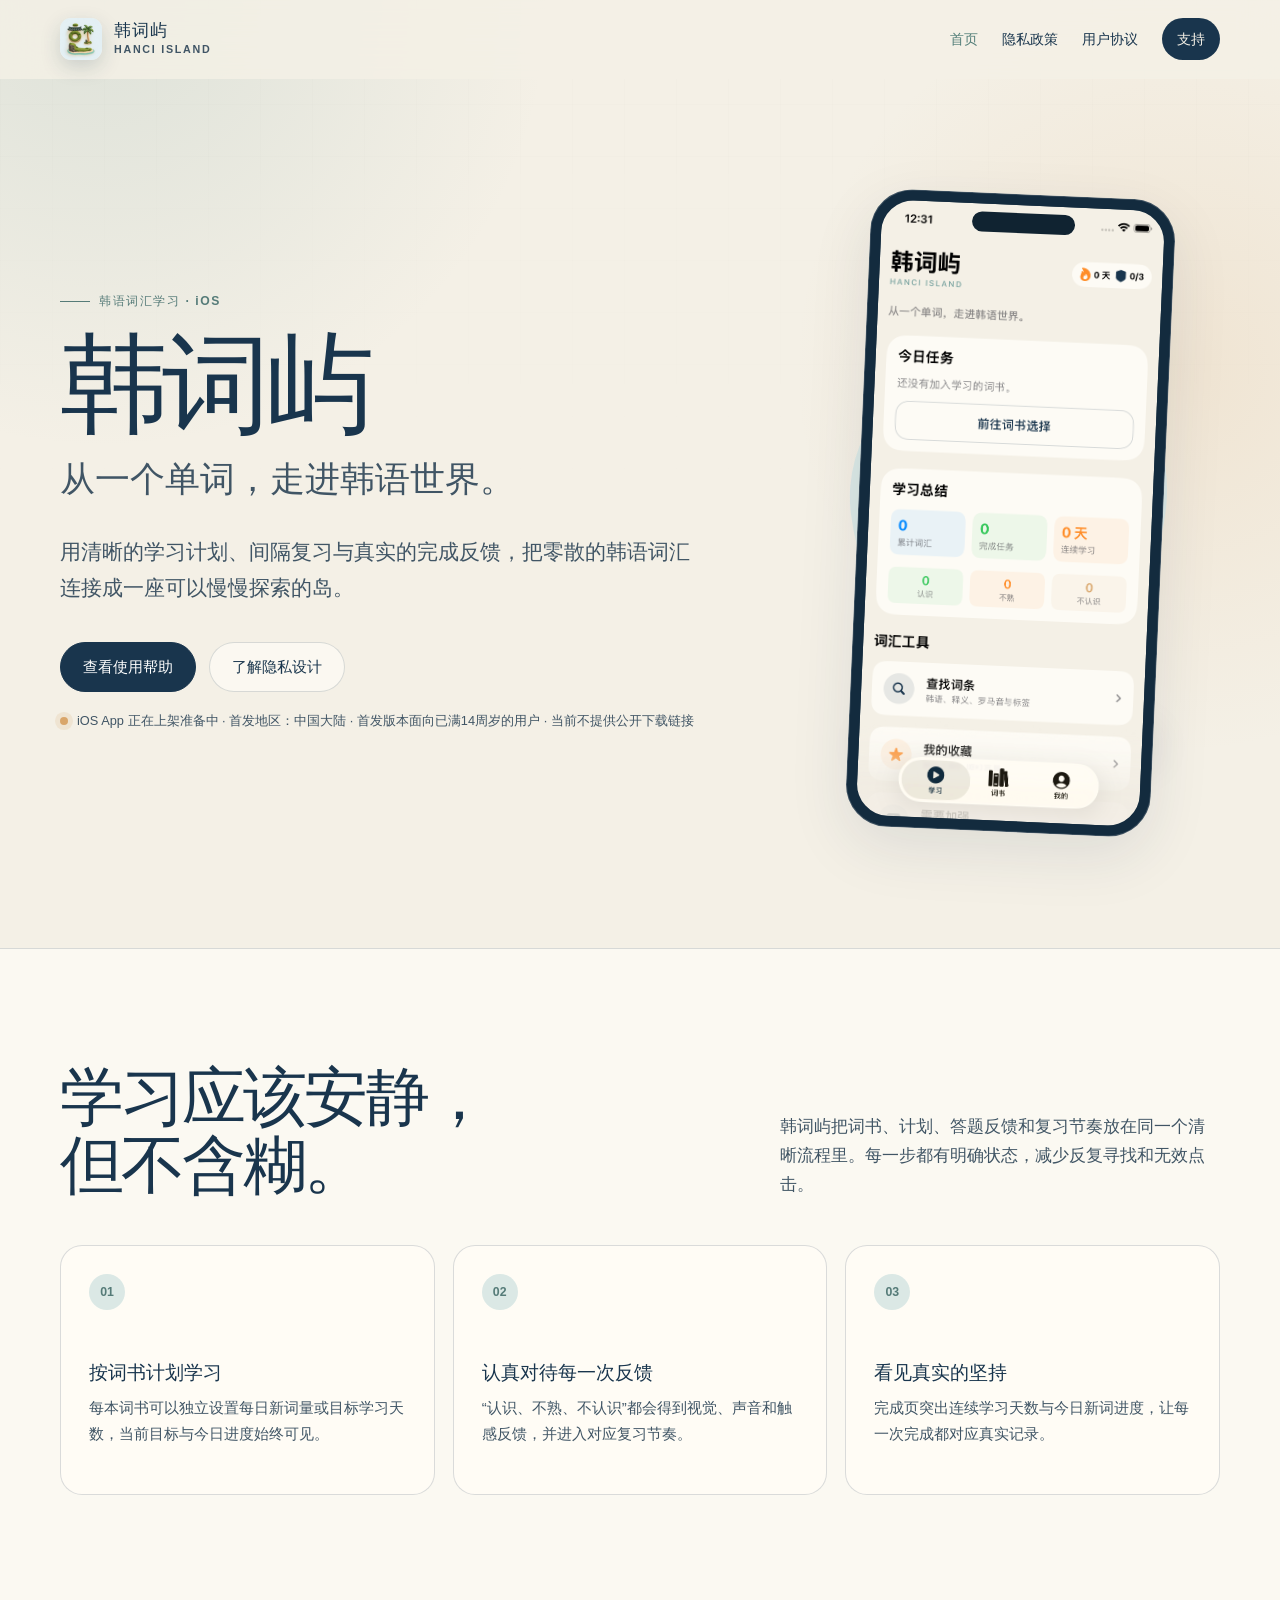
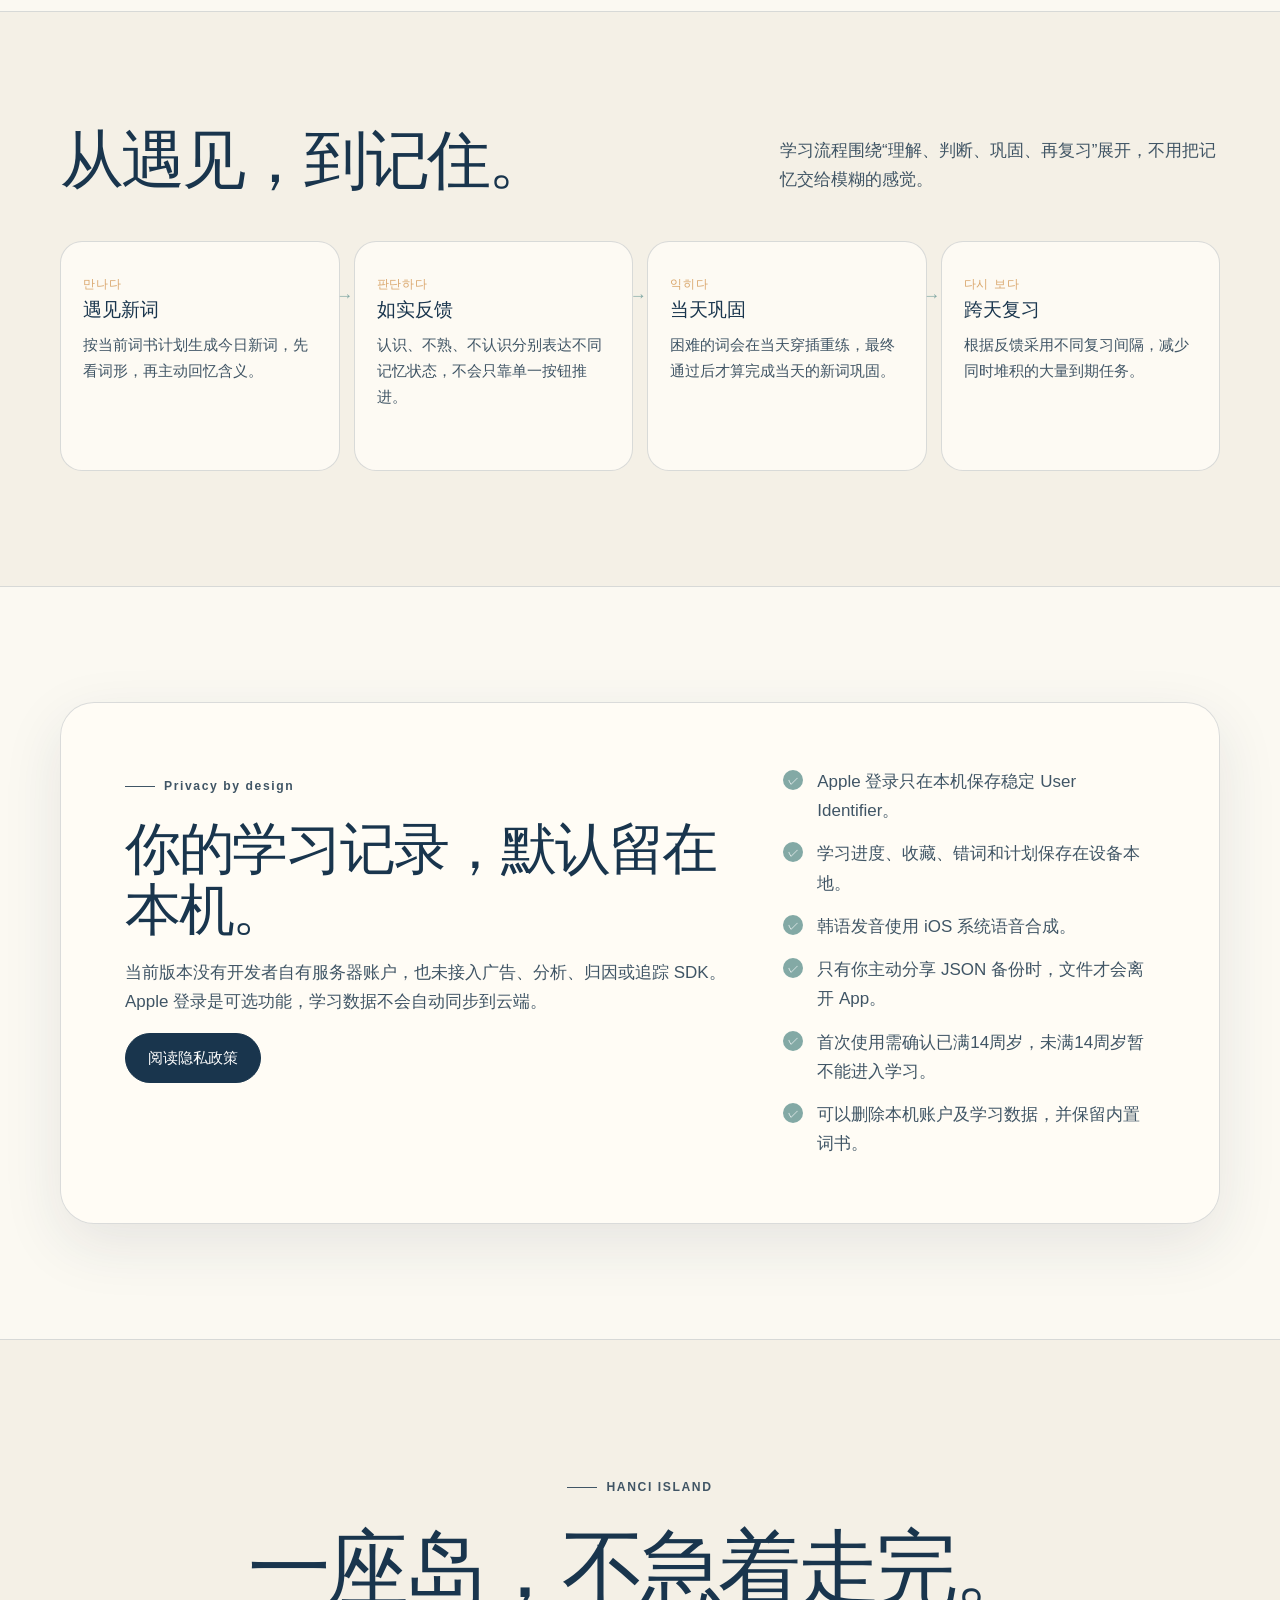
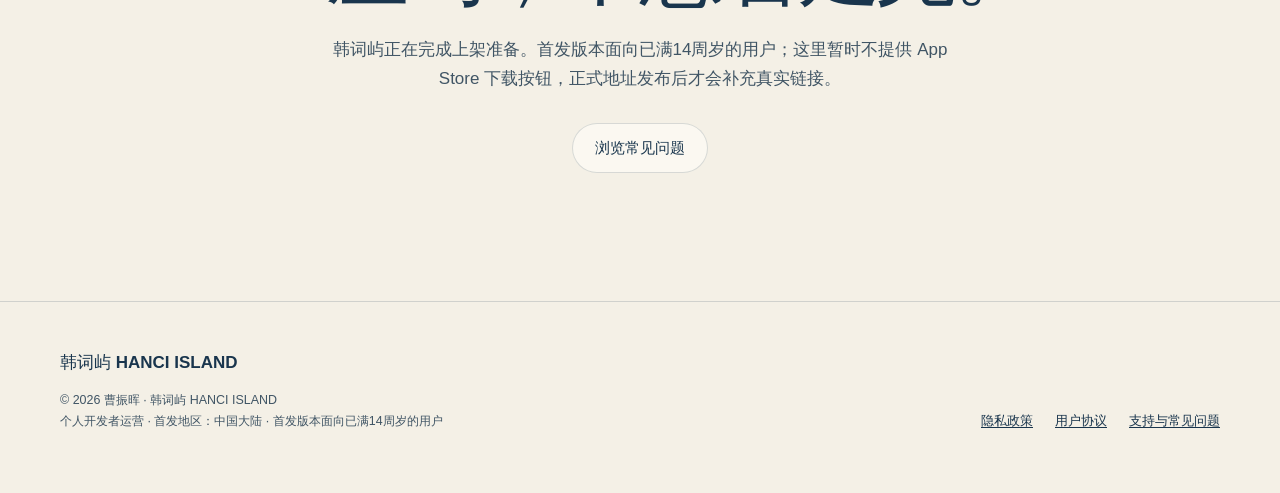
<file: index.html>
<!doctype html>
<html lang="zh-CN">
<head>
  <meta charset="utf-8">
  <meta name="viewport" content="width=device-width, initial-scale=1">
  <meta name="theme-color" content="#19354D">
  <meta name="author" content="曹振晖">
  <meta name="description" content="韩词屿是一款安静、清晰、以本地数据为主的韩语词汇学习 iOS App，首发版本面向已满14周岁的用户。">
  <title>韩词屿 HANCI ISLAND｜从一个单词，走进韩语世界</title>
  <link rel="icon" href="assets/hanci-island-icon.png">
  <link rel="stylesheet" href="assets/style.css?v=2">
</head>
<body>
  <a class="skip-link" href="#main">跳到主要内容</a>

  <header class="site-header">
    <div class="site-header__inner">
      <a class="brand" href="index.html" aria-label="韩词屿首页">
        <img src="assets/hanci-island-icon.png" alt="">
        <span class="brand__text">
          <span class="brand__name">韩词屿</span>
          <span class="brand__roman">HANCI ISLAND</span>
        </span>
      </a>
      <nav class="site-nav" aria-label="主导航">
        <a href="index.html" aria-current="page">首页</a>
        <a href="privacy/index.html">隐私政策</a>
        <a href="terms/index.html">用户协议</a>
        <a class="nav-pill" href="support/index.html">支持</a>
      </nav>
    </div>
  </header>

  <main id="main">
    <section class="hero container">
      <div>
        <p class="eyebrow">韩语词汇学习 · iOS</p>
        <h1>
          韩词屿
          <span>从一个单词，走进韩语世界。</span>
        </h1>
        <p class="hero__lead">
          用清晰的学习计划、间隔复习与真实的完成反馈，把零散的韩语词汇连接成一座可以慢慢探索的岛。
        </p>
        <div class="hero__actions">
          <a class="button button--primary" href="support/index.html">查看使用帮助</a>
          <a class="button button--quiet" href="privacy/index.html">了解隐私设计</a>
        </div>
        <p class="availability">iOS App 正在上架准备中 · 首发地区：中国大陆 · 首发版本面向已满14周岁的用户 · 当前不提供公开下载链接</p>
      </div>

      <div class="device-stage" aria-label="韩词屿 App 首页预览">
        <div class="phone-frame">
          <img
            src="assets/hanci-island-app-home-formal.png"
            alt="韩词屿正式版首页，展示今日任务入口和学习统计"
          >
        </div>
      </div>
    </section>

    <section class="section section--surface" aria-labelledby="features-title">
      <div class="container">
        <div class="section-heading">
          <h2 id="features-title">学习应该安静，<br>但不含糊。</h2>
          <p>
            韩词屿把词书、计划、答题反馈和复习节奏放在同一个清晰流程里。每一步都有明确状态，减少反复寻找和无效点击。
          </p>
        </div>

        <div class="feature-grid">
          <article class="feature-card">
            <span class="feature-card__number">01</span>
            <h3>按词书计划学习</h3>
            <p>每本词书可以独立设置每日新词量或目标学习天数，当前目标与今日进度始终可见。</p>
          </article>
          <article class="feature-card">
            <span class="feature-card__number">02</span>
            <h3>认真对待每一次反馈</h3>
            <p>“认识、不熟、不认识”都会得到视觉、声音和触感反馈，并进入对应复习节奏。</p>
          </article>
          <article class="feature-card">
            <span class="feature-card__number">03</span>
            <h3>看见真实的坚持</h3>
            <p>完成页突出连续学习天数与今日新词进度，让每一次完成都对应真实记录。</p>
          </article>
        </div>
      </div>
    </section>

    <section class="section container" aria-labelledby="method-title">
      <div class="section-heading">
        <h2 id="method-title">从遇见，到记住。</h2>
        <p>学习流程围绕“理解、判断、巩固、再复习”展开，不用把记忆交给模糊的感觉。</p>
      </div>

      <div class="method-grid">
        <article class="method-card">
          <span class="method-card__korean">만나다</span>
          <h3>遇见新词</h3>
          <p>按当前词书计划生成今日新词，先看词形，再主动回忆含义。</p>
        </article>
        <article class="method-card">
          <span class="method-card__korean">판단하다</span>
          <h3>如实反馈</h3>
          <p>认识、不熟、不认识分别表达不同记忆状态，不会只靠单一按钮推进。</p>
        </article>
        <article class="method-card">
          <span class="method-card__korean">익히다</span>
          <h3>当天巩固</h3>
          <p>困难的词会在当天穿插重练，最终通过后才算完成当天的新词巩固。</p>
        </article>
        <article class="method-card">
          <span class="method-card__korean">다시 보다</span>
          <h3>跨天复习</h3>
          <p>根据反馈采用不同复习间隔，减少同时堆积的大量到期任务。</p>
        </article>
      </div>
    </section>

    <section class="section section--surface" aria-labelledby="privacy-title">
      <div class="container">
        <div class="privacy-panel">
          <div>
            <p class="eyebrow">Privacy by design</p>
            <h2 id="privacy-title">你的学习记录，默认留在本机。</h2>
            <p>
              当前版本没有开发者自有服务器账户，也未接入广告、分析、归因或追踪 SDK。Apple 登录是可选功能，学习数据不会自动同步到云端。
            </p>
            <a class="button button--primary" href="privacy/index.html">阅读隐私政策</a>
          </div>
          <ul class="fact-list">
            <li>Apple 登录只在本机保存稳定 User Identifier。</li>
            <li>学习进度、收藏、错词和计划保存在设备本地。</li>
            <li>韩语发音使用 iOS 系统语音合成。</li>
            <li>只有你主动分享 JSON 备份时，文件才会离开 App。</li>
            <li>首次使用需确认已满14周岁，未满14周岁暂不能进入学习。</li>
            <li>可以删除本机账户及学习数据，并保留内置词书。</li>
          </ul>
        </div>
      </div>
    </section>

    <section class="closing-cta container" aria-labelledby="coming-title">
      <p class="eyebrow">HANCI ISLAND</p>
      <h2 id="coming-title">一座岛，不急着走完。</h2>
      <p>
        韩词屿正在完成上架准备。首发版本面向已满14周岁的用户；这里暂时不提供 App Store 下载按钮，正式地址发布后才会补充真实链接。
      </p>
      <a class="button button--quiet" href="support/index.html">浏览常见问题</a>
    </section>
  </main>

  <footer class="site-footer">
    <div class="site-footer__inner container">
      <div>
        <strong>韩词屿 HANCI ISLAND</strong>
        <p class="footer-note">
          © 2026 曹振晖 · 韩词屿 HANCI ISLAND<br>
          个人开发者运营 · 首发地区：中国大陆 · 首发版本面向已满14周岁的用户
        </p>
      </div>
      <nav class="footer-links" aria-label="页脚导航">
        <a href="privacy/index.html">隐私政策</a>
        <a href="terms/index.html">用户协议</a>
        <a href="support/index.html">支持与常见问题</a>
      </nav>
    </div>
  </footer>
</body>
</html>
</file>
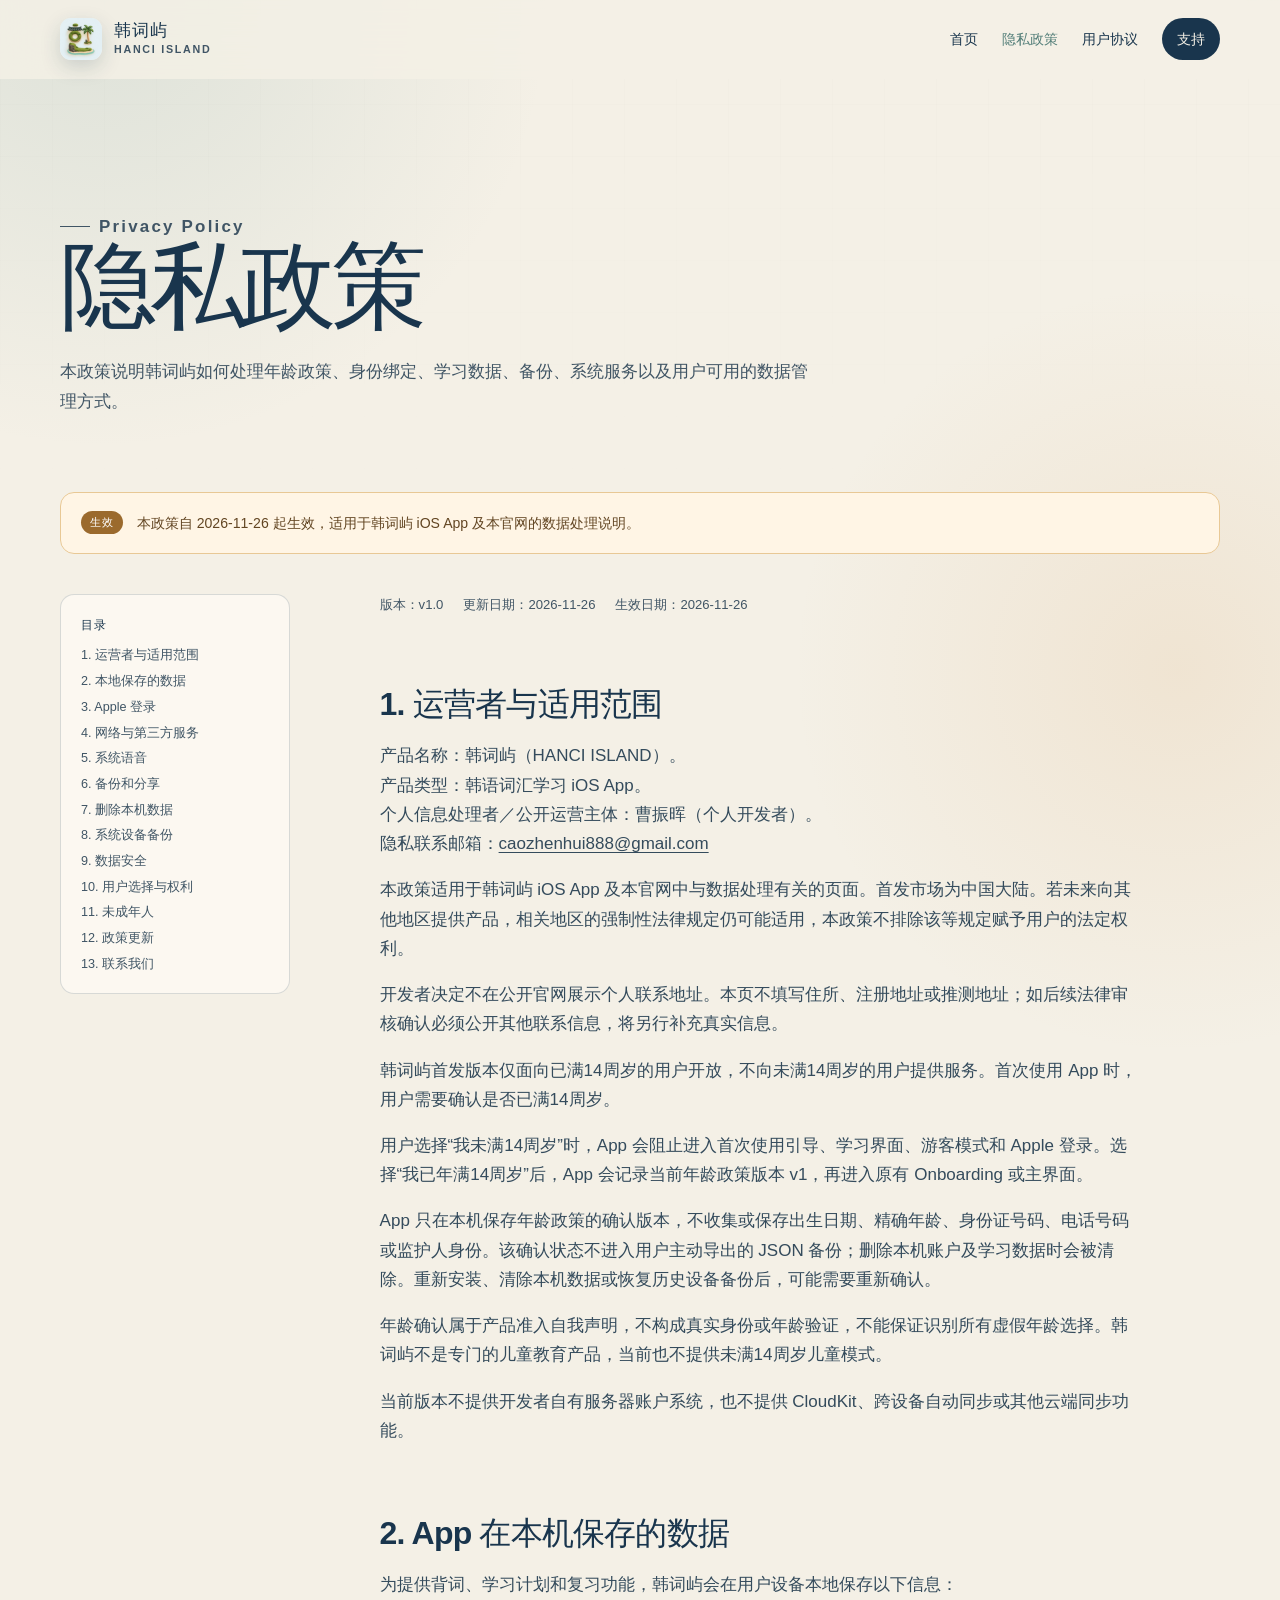
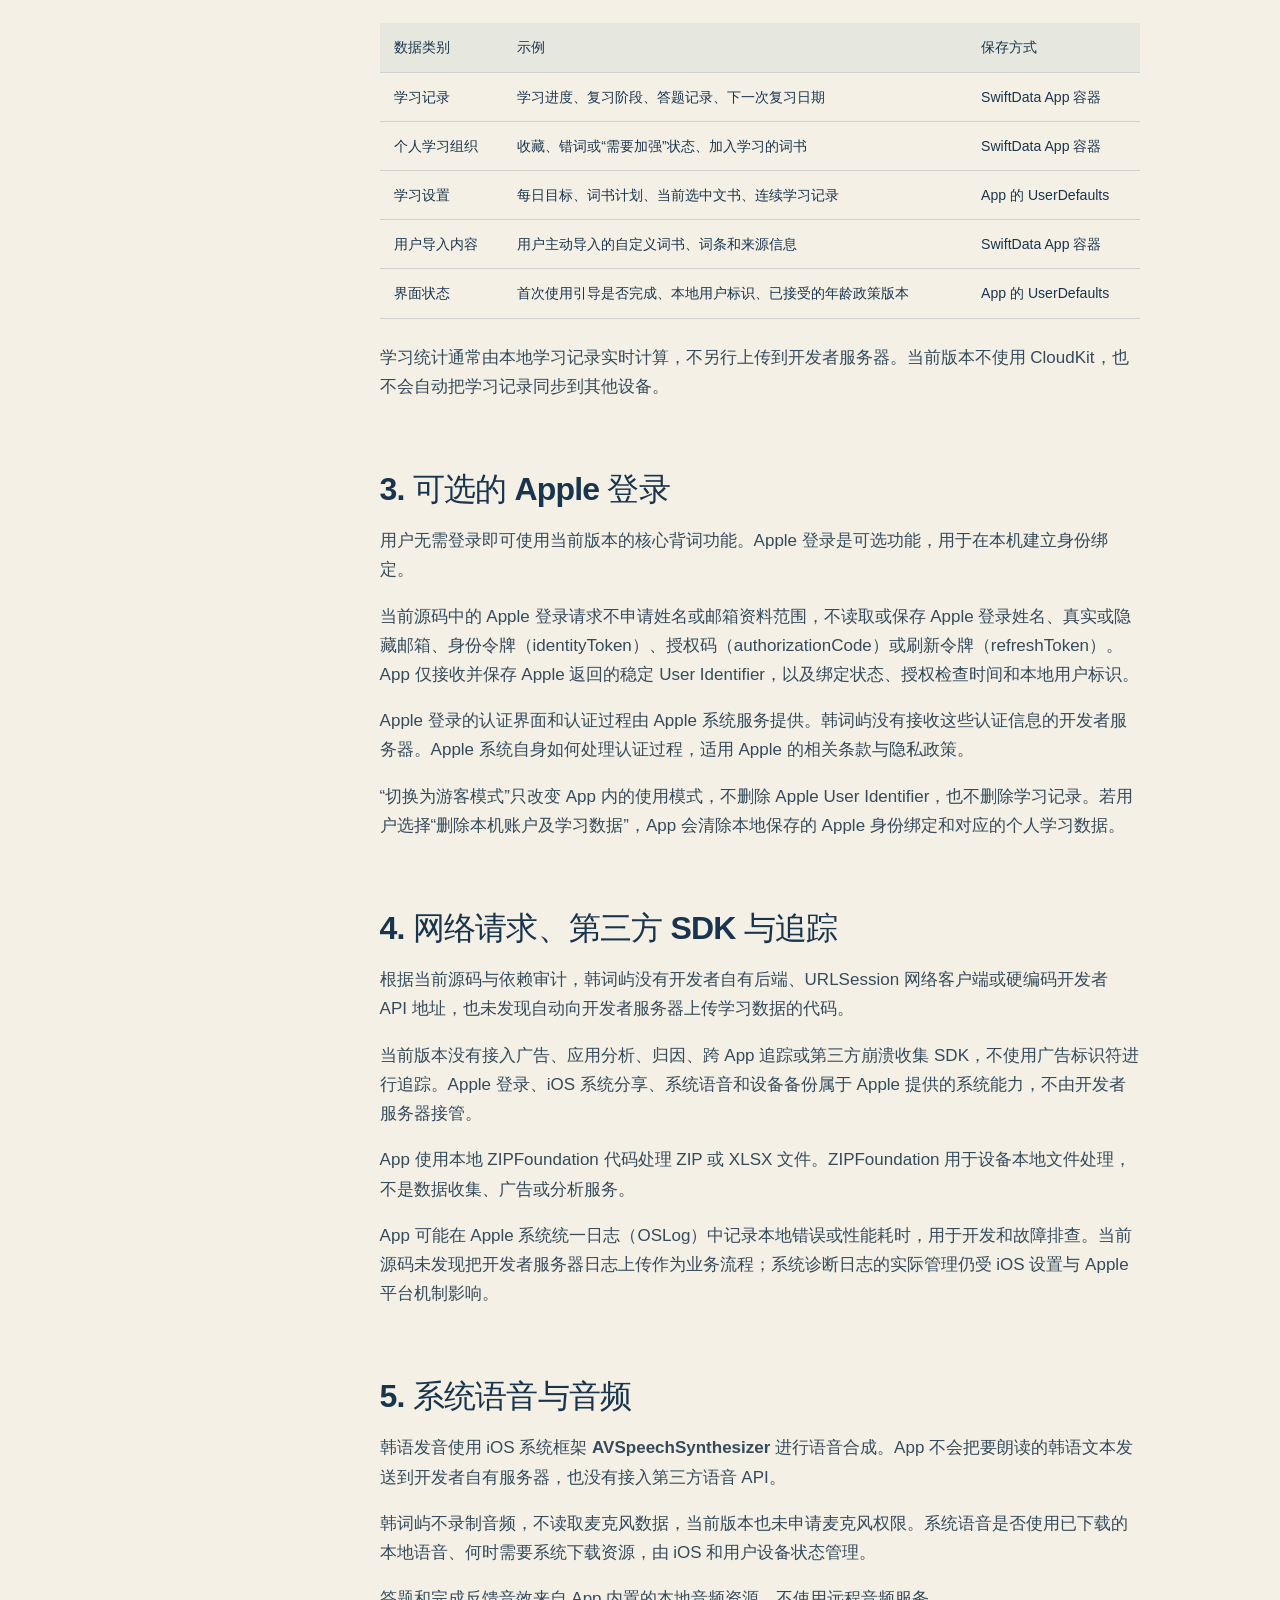
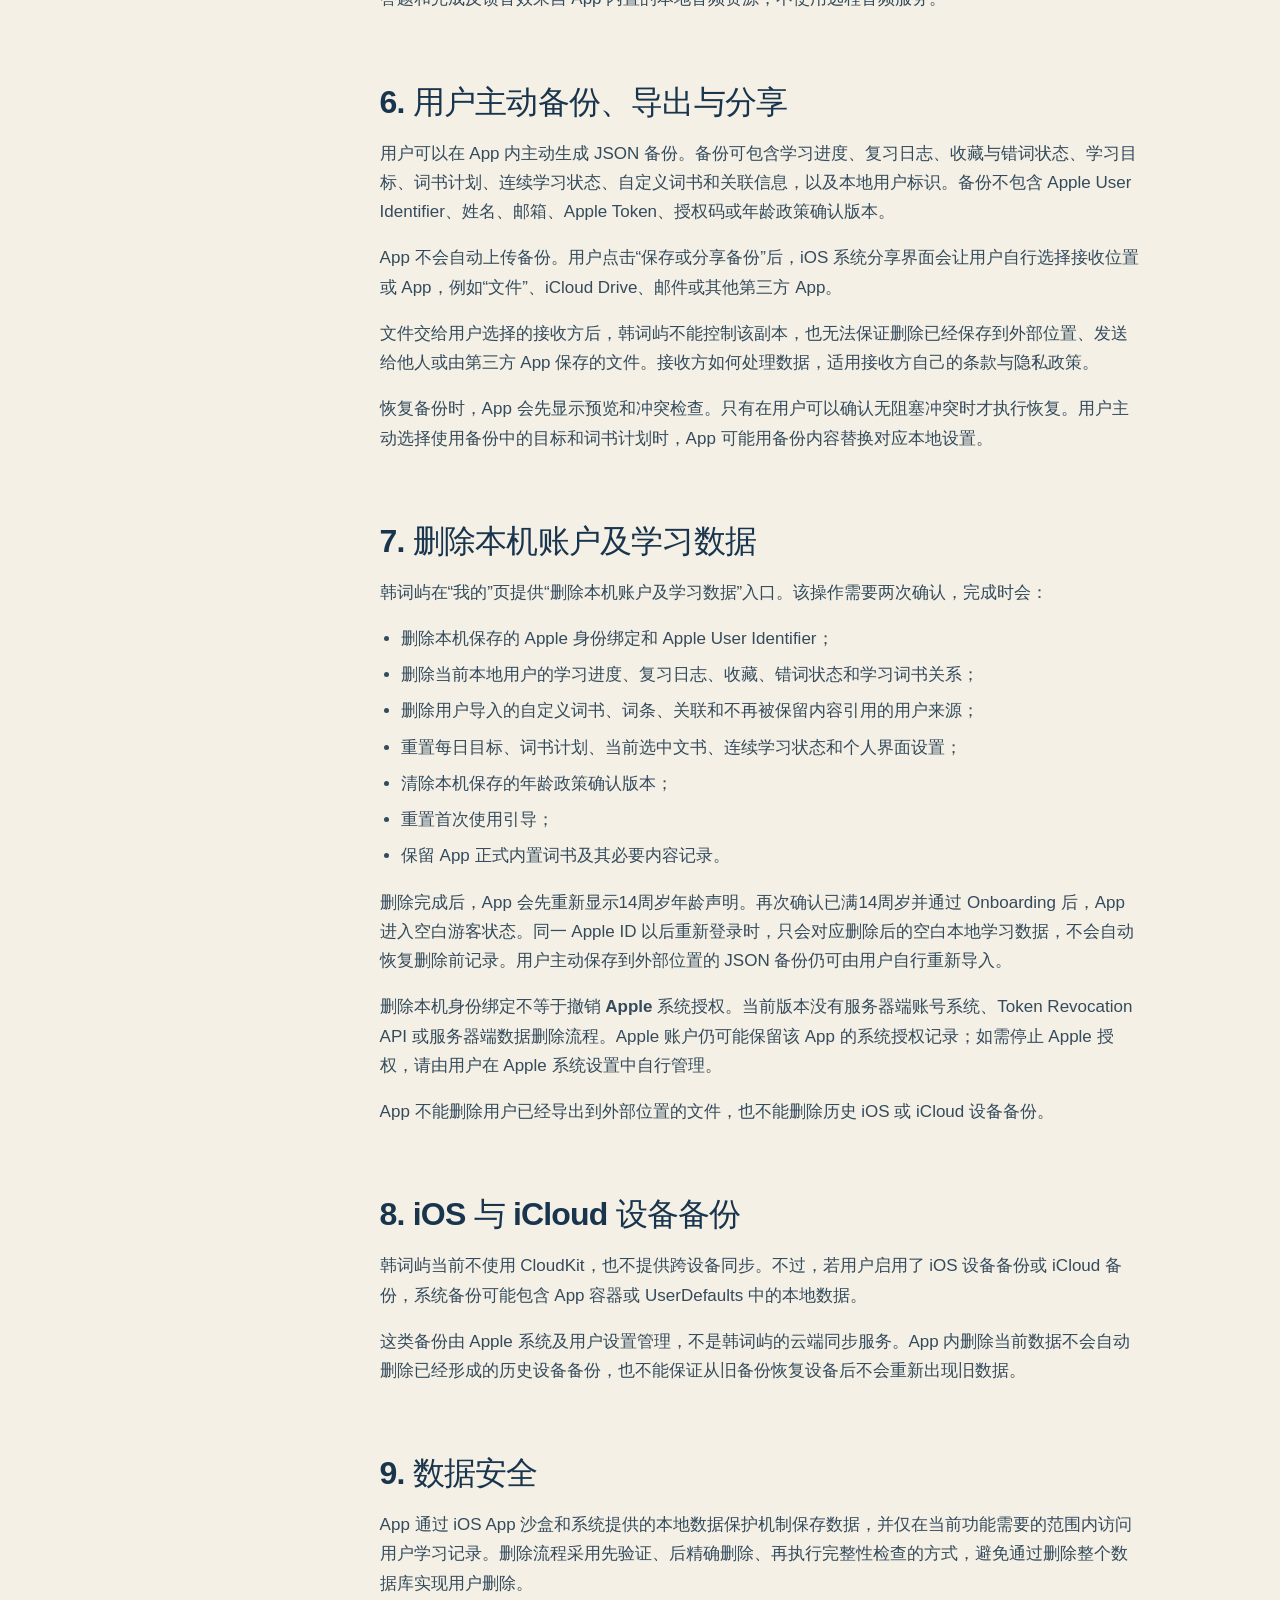
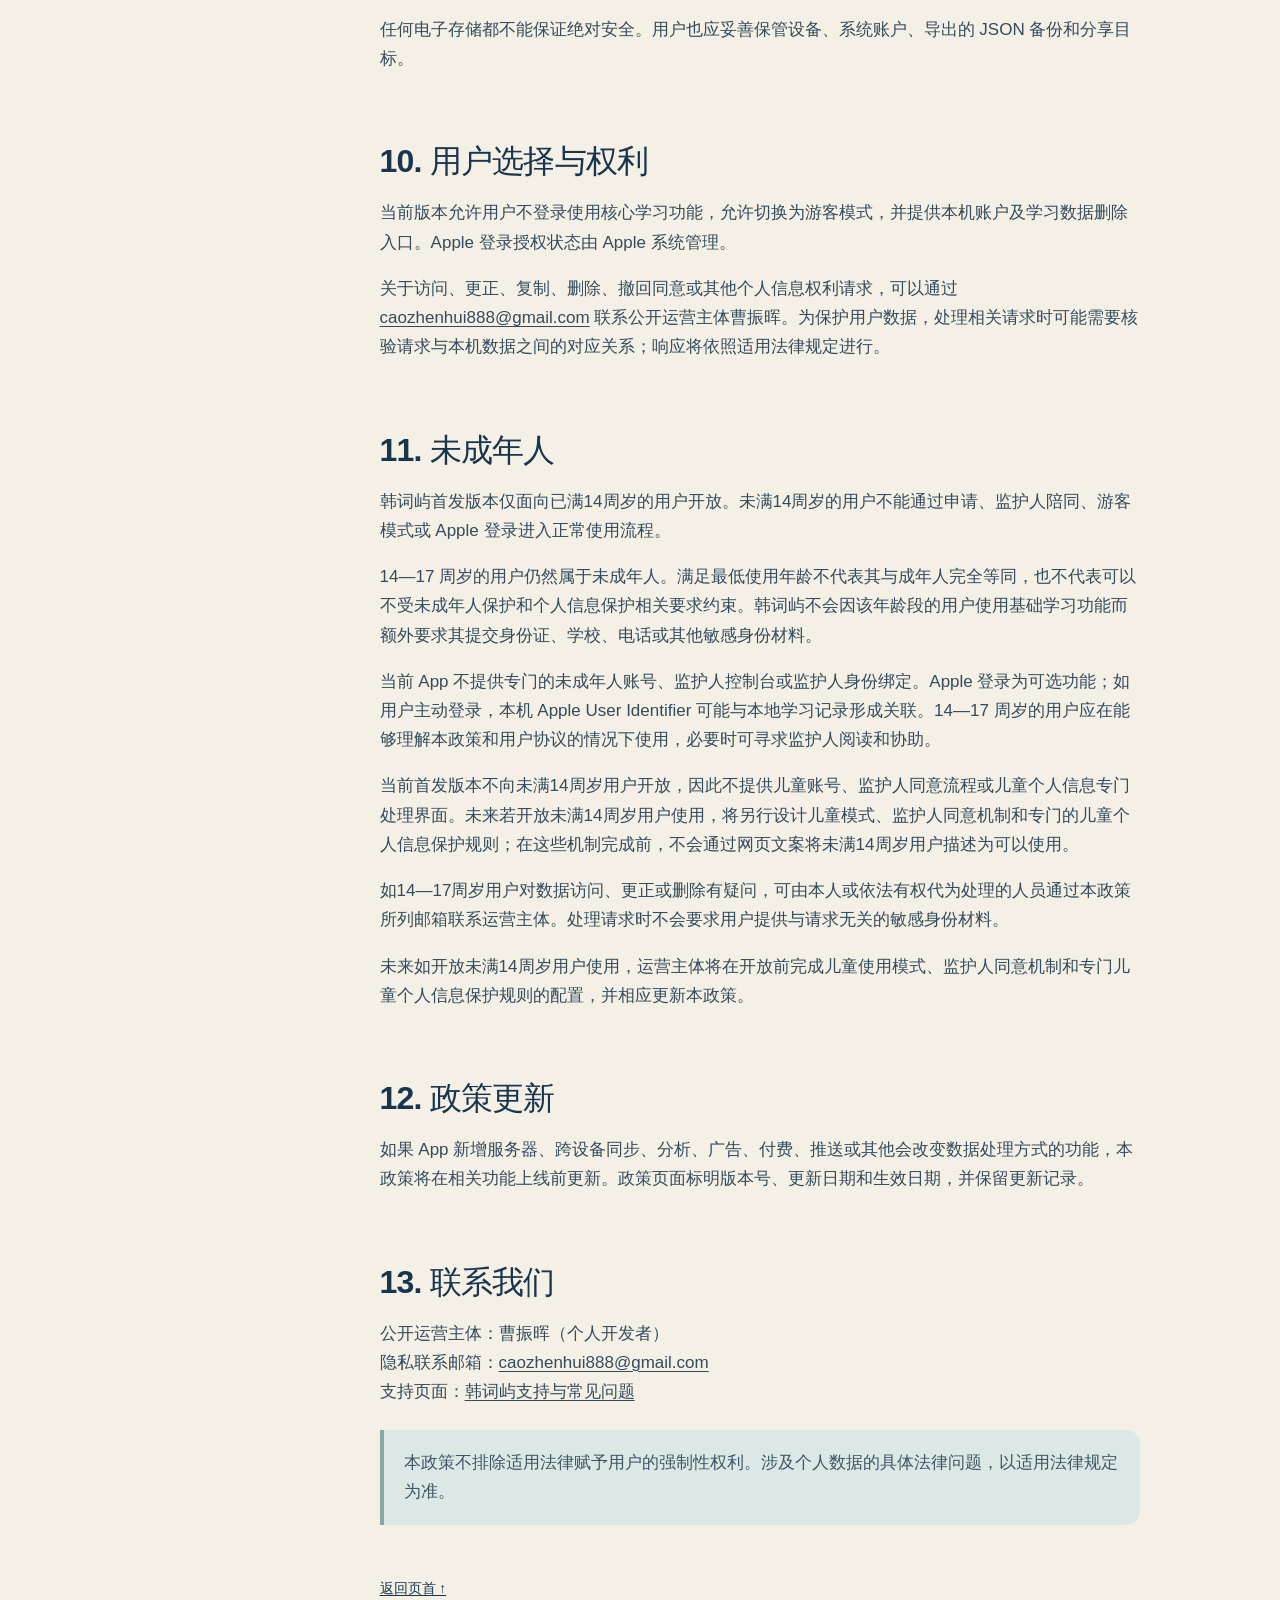
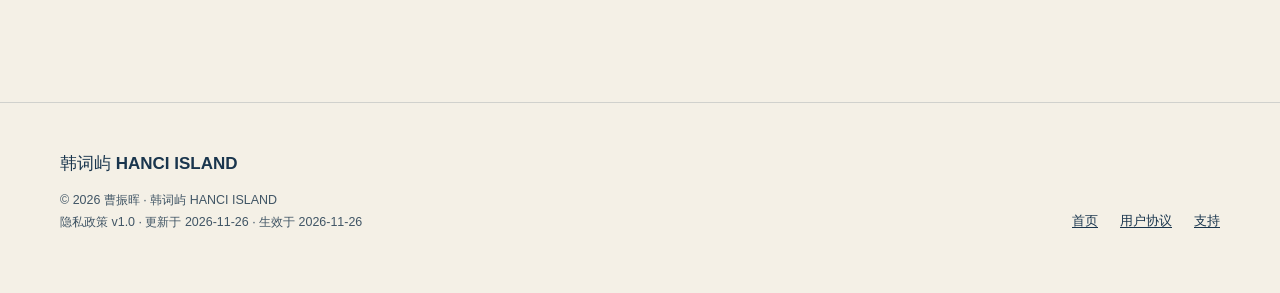
<file: privacy/index.html>
<!doctype html>
<html lang="zh-CN">
<head>
  <meta charset="utf-8">
  <meta name="viewport" content="width=device-width, initial-scale=1">
  <meta name="theme-color" content="#19354D">
  <meta name="author" content="曹振晖">
  <meta name="description" content="韩词屿隐私政策，说明14周岁年龄政策、Apple 登录、本地学习数据、备份、系统语音和数据删除方式。">
  <title>隐私政策｜韩词屿 HANCI ISLAND</title>
  <link rel="icon" href="../assets/hanci-island-icon.png">
  <link rel="stylesheet" href="../assets/style.css?v=2">
</head>
<body>
  <a class="skip-link" href="#main">跳到主要内容</a>

  <header class="site-header">
    <div class="site-header__inner">
      <a class="brand" href="../index.html" aria-label="返回韩词屿首页">
        <img src="../assets/hanci-island-icon.png" alt="">
        <span class="brand__text">
          <span class="brand__name">韩词屿</span>
          <span class="brand__roman">HANCI ISLAND</span>
        </span>
      </a>
      <nav class="site-nav" aria-label="主导航">
        <a href="../index.html">首页</a>
        <a href="index.html" aria-current="page">隐私政策</a>
        <a href="../terms/index.html">用户协议</a>
        <a class="nav-pill" href="../support/index.html">支持</a>
      </nav>
    </div>
  </header>

  <main id="main">
    <section class="page-hero container">
      <p class="eyebrow">Privacy Policy</p>
      <h1>隐私政策</h1>
      <p>
        本政策说明韩词屿如何处理年龄政策、身份绑定、学习数据、备份、系统服务以及用户可用的数据管理方式。
      </p>
    </section>

    <div class="container">
      <div class="draft-banner" role="note">
        <span class="draft-banner__badge">生效</span>
        <p>
          本政策自 2026-11-26 起生效，适用于韩词屿 iOS App 及本官网的数据处理说明。
        </p>
      </div>

      <div class="legal-layout">
        <aside class="legal-toc" aria-label="隐私政策目录">
          <strong>目录</strong>
          <ol>
            <li><a href="#operator">1. 运营者与适用范围</a></li>
            <li><a href="#data">2. 本地保存的数据</a></li>
            <li><a href="#apple">3. Apple 登录</a></li>
            <li><a href="#network">4. 网络与第三方服务</a></li>
            <li><a href="#voice">5. 系统语音</a></li>
            <li><a href="#backup">6. 备份和分享</a></li>
            <li><a href="#delete">7. 删除本机数据</a></li>
            <li><a href="#system-backup">8. 系统设备备份</a></li>
            <li><a href="#security">9. 数据安全</a></li>
            <li><a href="#rights">10. 用户选择与权利</a></li>
            <li><a href="#children">11. 未成年人</a></li>
            <li><a href="#updates">12. 政策更新</a></li>
            <li><a href="#contact">13. 联系我们</a></li>
          </ol>
        </aside>

        <article class="legal-copy">
          <div class="legal-meta">
            <span>版本：v1.0</span>
            <span>更新日期：2026-11-26</span>
            <span>生效日期：2026-11-26</span>
          </div>

          <h2 id="operator">1. 运营者与适用范围</h2>
          <p>
            产品名称：韩词屿（HANCI ISLAND）。<br>
            产品类型：韩语词汇学习 iOS App。<br>
            个人信息处理者／公开运营主体：曹振晖（个人开发者）。<br>
            隐私联系邮箱：<a href="mailto:caozhenhui888@gmail.com">caozhenhui888@gmail.com</a>
          </p>
          <p>
            本政策适用于韩词屿 iOS App 及本官网中与数据处理有关的页面。首发市场为中国大陆。若未来向其他地区提供产品，相关地区的强制性法律规定仍可能适用，本政策不排除该等规定赋予用户的法定权利。
          </p>
          <p>
            开发者决定不在公开官网展示个人联系地址。本页不填写住所、注册地址或推测地址；如后续法律审核确认必须公开其他联系信息，将另行补充真实信息。
          </p>
          <p>
            韩词屿首发版本仅面向已满14周岁的用户开放，不向未满14周岁的用户提供服务。首次使用 App 时，用户需要确认是否已满14周岁。
          </p>
          <p>
            用户选择“我未满14周岁”时，App 会阻止进入首次使用引导、学习界面、游客模式和 Apple 登录。选择“我已年满14周岁”后，App 会记录当前年龄政策版本 v1，再进入原有 Onboarding 或主界面。
          </p>
          <p>
            App 只在本机保存年龄政策的确认版本，不收集或保存出生日期、精确年龄、身份证号码、电话号码或监护人身份。该确认状态不进入用户主动导出的 JSON 备份；删除本机账户及学习数据时会被清除。重新安装、清除本机数据或恢复历史设备备份后，可能需要重新确认。
          </p>
          <p>
            年龄确认属于产品准入自我声明，不构成真实身份或年龄验证，不能保证识别所有虚假年龄选择。韩词屿不是专门的儿童教育产品，当前也不提供未满14周岁儿童模式。
          </p>
          <p>
            当前版本不提供开发者自有服务器账户系统，也不提供 CloudKit、跨设备自动同步或其他云端同步功能。
          </p>

          <h2 id="data">2. App 在本机保存的数据</h2>
          <p>为提供背词、学习计划和复习功能，韩词屿会在用户设备本地保存以下信息：</p>
          <div class="data-table-wrap">
            <table class="data-table">
              <thead>
                <tr>
                  <th>数据类别</th>
                  <th>示例</th>
                  <th>保存方式</th>
                </tr>
              </thead>
              <tbody>
                <tr>
                  <td>学习记录</td>
                  <td>学习进度、复习阶段、答题记录、下一次复习日期</td>
                  <td>SwiftData App 容器</td>
                </tr>
                <tr>
                  <td>个人学习组织</td>
                  <td>收藏、错词或“需要加强”状态、加入学习的词书</td>
                  <td>SwiftData App 容器</td>
                </tr>
                <tr>
                  <td>学习设置</td>
                  <td>每日目标、词书计划、当前选中文书、连续学习记录</td>
                  <td>App 的 UserDefaults</td>
                </tr>
                <tr>
                  <td>用户导入内容</td>
                  <td>用户主动导入的自定义词书、词条和来源信息</td>
                  <td>SwiftData App 容器</td>
                </tr>
                <tr>
                  <td>界面状态</td>
                  <td>首次使用引导是否完成、本地用户标识、已接受的年龄政策版本</td>
                  <td>App 的 UserDefaults</td>
                </tr>
              </tbody>
            </table>
          </div>
          <p>
            学习统计通常由本地学习记录实时计算，不另行上传到开发者服务器。当前版本不使用 CloudKit，也不会自动把学习记录同步到其他设备。
          </p>

          <h2 id="apple">3. 可选的 Apple 登录</h2>
          <p>
            用户无需登录即可使用当前版本的核心背词功能。Apple 登录是可选功能，用于在本机建立身份绑定。
          </p>
          <p>
            当前源码中的 Apple 登录请求不申请姓名或邮箱资料范围，不读取或保存 Apple 登录姓名、真实或隐藏邮箱、身份令牌（identityToken）、授权码（authorizationCode）或刷新令牌（refreshToken）。App 仅接收并保存 Apple 返回的稳定 User Identifier，以及绑定状态、授权检查时间和本地用户标识。
          </p>
          <p>
            Apple 登录的认证界面和认证过程由 Apple 系统服务提供。韩词屿没有接收这些认证信息的开发者服务器。Apple 系统自身如何处理认证过程，适用 Apple 的相关条款与隐私政策。
          </p>
          <p>
            “切换为游客模式”只改变 App 内的使用模式，不删除 Apple User Identifier，也不删除学习记录。若用户选择“删除本机账户及学习数据”，App 会清除本地保存的 Apple 身份绑定和对应的个人学习数据。
          </p>

          <h2 id="network">4. 网络请求、第三方 SDK 与追踪</h2>
          <p>
            根据当前源码与依赖审计，韩词屿没有开发者自有后端、URLSession 网络客户端或硬编码开发者 API 地址，也未发现自动向开发者服务器上传学习数据的代码。
          </p>
          <p>
            当前版本没有接入广告、应用分析、归因、跨 App 追踪或第三方崩溃收集 SDK，不使用广告标识符进行追踪。Apple 登录、iOS 系统分享、系统语音和设备备份属于 Apple 提供的系统能力，不由开发者服务器接管。
          </p>
          <p>
            App 使用本地 ZIPFoundation 代码处理 ZIP 或 XLSX 文件。ZIPFoundation 用于设备本地文件处理，不是数据收集、广告或分析服务。
          </p>
          <p>
            App 可能在 Apple 系统统一日志（OSLog）中记录本地错误或性能耗时，用于开发和故障排查。当前源码未发现把开发者服务器日志上传作为业务流程；系统诊断日志的实际管理仍受 iOS 设置与 Apple 平台机制影响。
          </p>

          <h2 id="voice">5. 系统语音与音频</h2>
          <p>
            韩语发音使用 iOS 系统框架 <strong>AVSpeechSynthesizer</strong> 进行语音合成。App 不会把要朗读的韩语文本发送到开发者自有服务器，也没有接入第三方语音 API。
          </p>
          <p>
            韩词屿不录制音频，不读取麦克风数据，当前版本也未申请麦克风权限。系统语音是否使用已下载的本地语音、何时需要系统下载资源，由 iOS 和用户设备状态管理。
          </p>
          <p>
            答题和完成反馈音效来自 App 内置的本地音频资源，不使用远程音频服务。
          </p>

          <h2 id="backup">6. 用户主动备份、导出与分享</h2>
          <p>
            用户可以在 App 内主动生成 JSON 备份。备份可包含学习进度、复习日志、收藏与错词状态、学习目标、词书计划、连续学习状态、自定义词书和关联信息，以及本地用户标识。备份不包含 Apple User Identifier、姓名、邮箱、Apple Token、授权码或年龄政策确认版本。
          </p>
          <p>
            App 不会自动上传备份。用户点击“保存或分享备份”后，iOS 系统分享界面会让用户自行选择接收位置或 App，例如“文件”、iCloud Drive、邮件或其他第三方 App。
          </p>
          <p>
            文件交给用户选择的接收方后，韩词屿不能控制该副本，也无法保证删除已经保存到外部位置、发送给他人或由第三方 App 保存的文件。接收方如何处理数据，适用接收方自己的条款与隐私政策。
          </p>
          <p>
            恢复备份时，App 会先显示预览和冲突检查。只有在用户可以确认无阻塞冲突时才执行恢复。用户主动选择使用备份中的目标和词书计划时，App 可能用备份内容替换对应本地设置。
          </p>

          <h2 id="delete">7. 删除本机账户及学习数据</h2>
          <p>
            韩词屿在“我的”页提供“删除本机账户及学习数据”入口。该操作需要两次确认，完成时会：
          </p>
          <ul>
            <li>删除本机保存的 Apple 身份绑定和 Apple User Identifier；</li>
            <li>删除当前本地用户的学习进度、复习日志、收藏、错词状态和学习词书关系；</li>
            <li>删除用户导入的自定义词书、词条、关联和不再被保留内容引用的用户来源；</li>
            <li>重置每日目标、词书计划、当前选中文书、连续学习状态和个人界面设置；</li>
            <li>清除本机保存的年龄政策确认版本；</li>
            <li>重置首次使用引导；</li>
            <li>保留 App 正式内置词书及其必要内容记录。</li>
          </ul>
          <p>
            删除完成后，App 会先重新显示14周岁年龄声明。再次确认已满14周岁并通过 Onboarding 后，App 进入空白游客状态。同一 Apple ID 以后重新登录时，只会对应删除后的空白本地学习数据，不会自动恢复删除前记录。用户主动保存到外部位置的 JSON 备份仍可由用户自行重新导入。
          </p>
          <p>
            删除本机身份绑定<strong>不等于撤销 Apple 系统授权</strong>。当前版本没有服务器端账号系统、Token Revocation API 或服务器端数据删除流程。Apple 账户仍可能保留该 App 的系统授权记录；如需停止 Apple 授权，请由用户在 Apple 系统设置中自行管理。
          </p>
          <p>
            App 不能删除用户已经导出到外部位置的文件，也不能删除历史 iOS 或 iCloud 设备备份。
          </p>

          <h2 id="system-backup">8. iOS 与 iCloud 设备备份</h2>
          <p>
            韩词屿当前不使用 CloudKit，也不提供跨设备同步。不过，若用户启用了 iOS 设备备份或 iCloud 备份，系统备份可能包含 App 容器或 UserDefaults 中的本地数据。
          </p>
          <p>
            这类备份由 Apple 系统及用户设置管理，不是韩词屿的云端同步服务。App 内删除当前数据不会自动删除已经形成的历史设备备份，也不能保证从旧备份恢复设备后不会重新出现旧数据。
          </p>

          <h2 id="security">9. 数据安全</h2>
          <p>
            App 通过 iOS App 沙盒和系统提供的本地数据保护机制保存数据，并仅在当前功能需要的范围内访问用户学习记录。删除流程采用先验证、后精确删除、再执行完整性检查的方式，避免通过删除整个数据库实现用户删除。
          </p>
          <p>
            任何电子存储都不能保证绝对安全。用户也应妥善保管设备、系统账户、导出的 JSON 备份和分享目标。
          </p>

          <h2 id="rights">10. 用户选择与权利</h2>
          <p>
            当前版本允许用户不登录使用核心学习功能，允许切换为游客模式，并提供本机账户及学习数据删除入口。Apple 登录授权状态由 Apple 系统管理。
          </p>
          <p>
            关于访问、更正、复制、删除、撤回同意或其他个人信息权利请求，可以通过
            <a href="mailto:caozhenhui888@gmail.com">caozhenhui888@gmail.com</a>
            联系公开运营主体曹振晖。为保护用户数据，处理相关请求时可能需要核验请求与本机数据之间的对应关系；响应将依照适用法律规定进行。
          </p>

          <h2 id="children">11. 未成年人</h2>
          <p>
            韩词屿首发版本仅面向已满14周岁的用户开放。未满14周岁的用户不能通过申请、监护人陪同、游客模式或 Apple 登录进入正常使用流程。
          </p>
          <p>
            14—17 周岁的用户仍然属于未成年人。满足最低使用年龄不代表其与成年人完全等同，也不代表可以不受未成年人保护和个人信息保护相关要求约束。韩词屿不会因该年龄段的用户使用基础学习功能而额外要求其提交身份证、学校、电话或其他敏感身份材料。
          </p>
          <p>
            当前 App 不提供专门的未成年人账号、监护人控制台或监护人身份绑定。Apple 登录为可选功能；如用户主动登录，本机 Apple User Identifier 可能与本地学习记录形成关联。14—17 周岁的用户应在能够理解本政策和用户协议的情况下使用，必要时可寻求监护人阅读和协助。
          </p>
          <p>
            当前首发版本不向未满14周岁用户开放，因此不提供儿童账号、监护人同意流程或儿童个人信息专门处理界面。未来若开放未满14周岁用户使用，将另行设计儿童模式、监护人同意机制和专门的儿童个人信息保护规则；在这些机制完成前，不会通过网页文案将未满14周岁用户描述为可以使用。
          </p>
          <p>
            如14—17周岁用户对数据访问、更正或删除有疑问，可由本人或依法有权代为处理的人员通过本政策所列邮箱联系运营主体。处理请求时不会要求用户提供与请求无关的敏感身份材料。
          </p>
          <p>
            未来如开放未满14周岁用户使用，运营主体将在开放前完成儿童使用模式、监护人同意机制和专门儿童个人信息保护规则的配置，并相应更新本政策。
          </p>

          <h2 id="updates">12. 政策更新</h2>
          <p>
            如果 App 新增服务器、跨设备同步、分析、广告、付费、推送或其他会改变数据处理方式的功能，本政策将在相关功能上线前更新。政策页面标明版本号、更新日期和生效日期，并保留更新记录。
          </p>

          <h2 id="contact">13. 联系我们</h2>
          <p>
            公开运营主体：曹振晖（个人开发者）<br>
            隐私联系邮箱：<a href="mailto:caozhenhui888@gmail.com">caozhenhui888@gmail.com</a><br>
            支持页面：<a href="../support/index.html">韩词屿支持与常见问题</a>
          </p>
          <div class="notice">
            本政策不排除适用法律赋予用户的强制性权利。涉及个人数据的具体法律问题，以适用法律规定为准。
          </div>
          <a class="top-link" href="#main">返回页首 ↑</a>
        </article>
      </div>
    </div>
  </main>

  <footer class="site-footer">
    <div class="site-footer__inner container">
      <div>
        <strong>韩词屿 HANCI ISLAND</strong>
        <p class="footer-note">
          © 2026 曹振晖 · 韩词屿 HANCI ISLAND<br>
          隐私政策 v1.0 · 更新于 2026-11-26 · 生效于 2026-11-26
        </p>
      </div>
      <nav class="footer-links" aria-label="页脚导航">
        <a href="../index.html">首页</a>
        <a href="../terms/index.html">用户协议</a>
        <a href="../support/index.html">支持</a>
      </nav>
    </div>
  </footer>
</body>
</html>
</file>
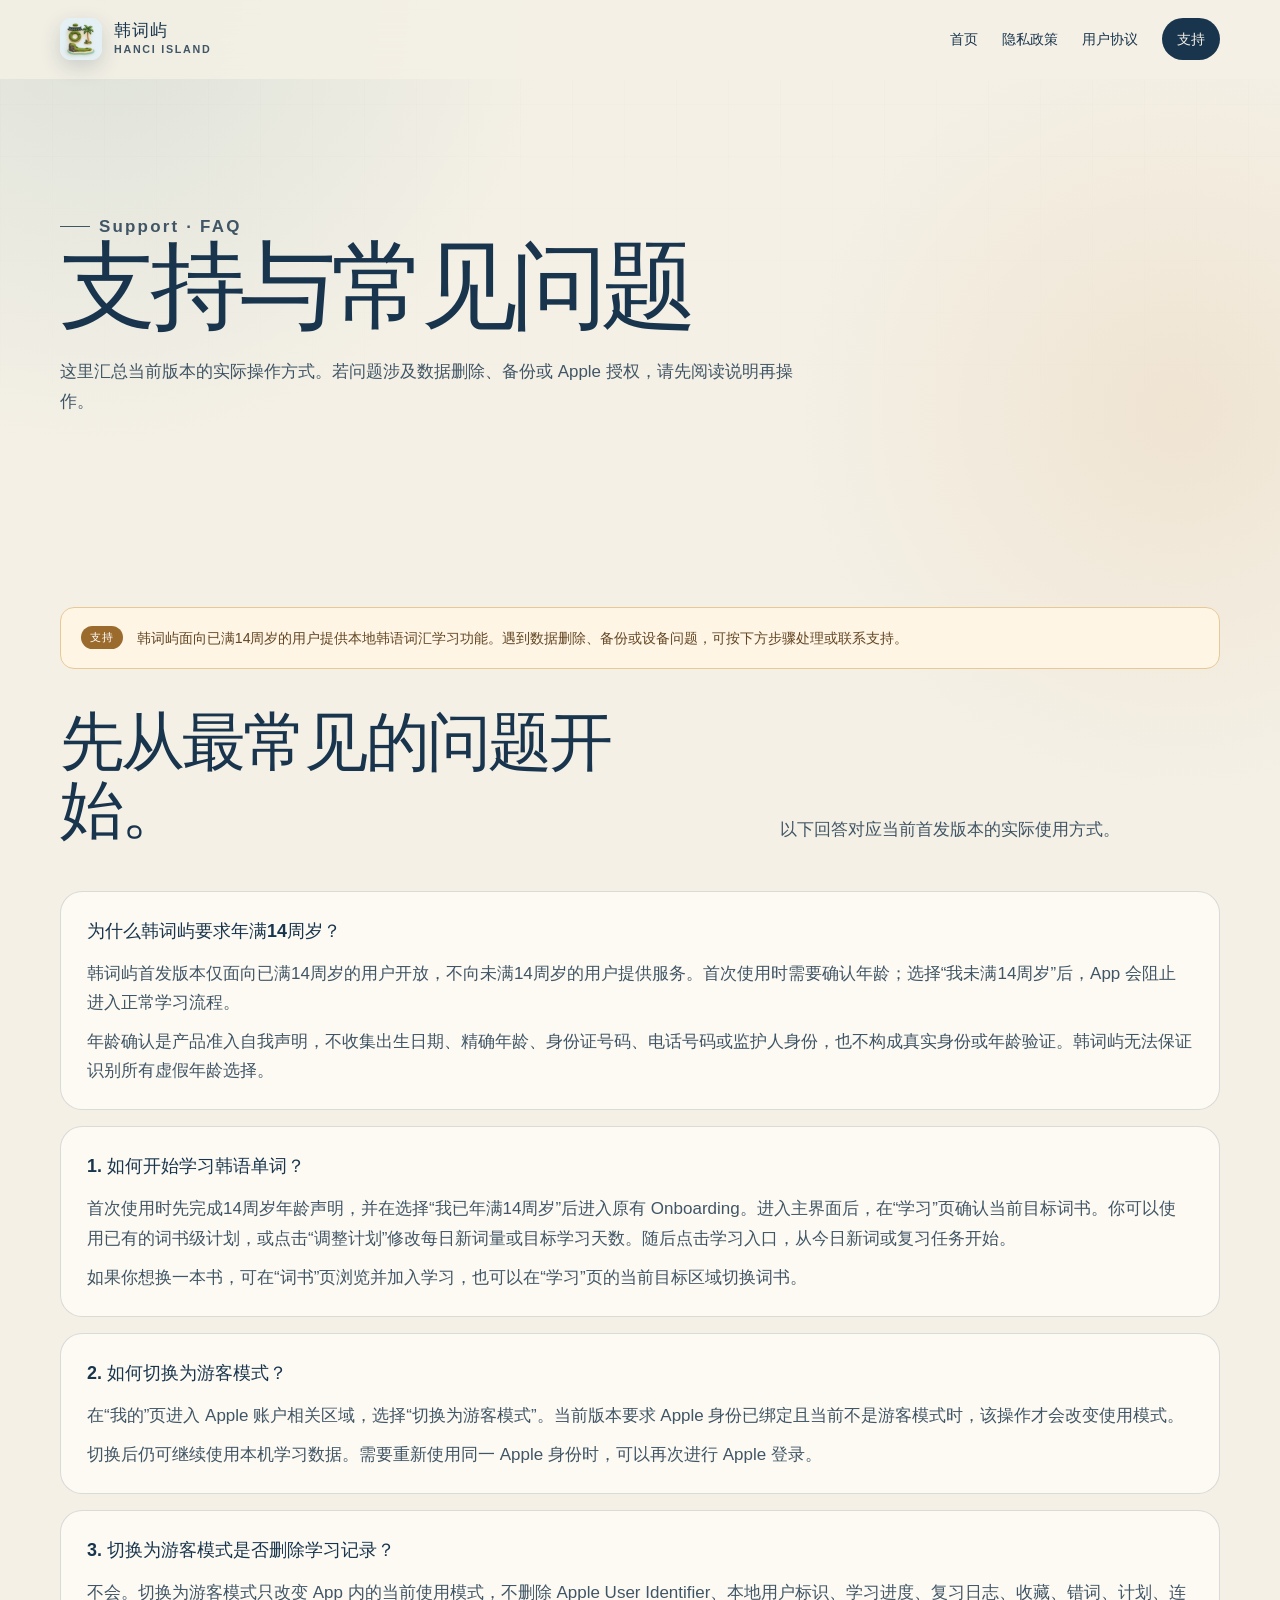
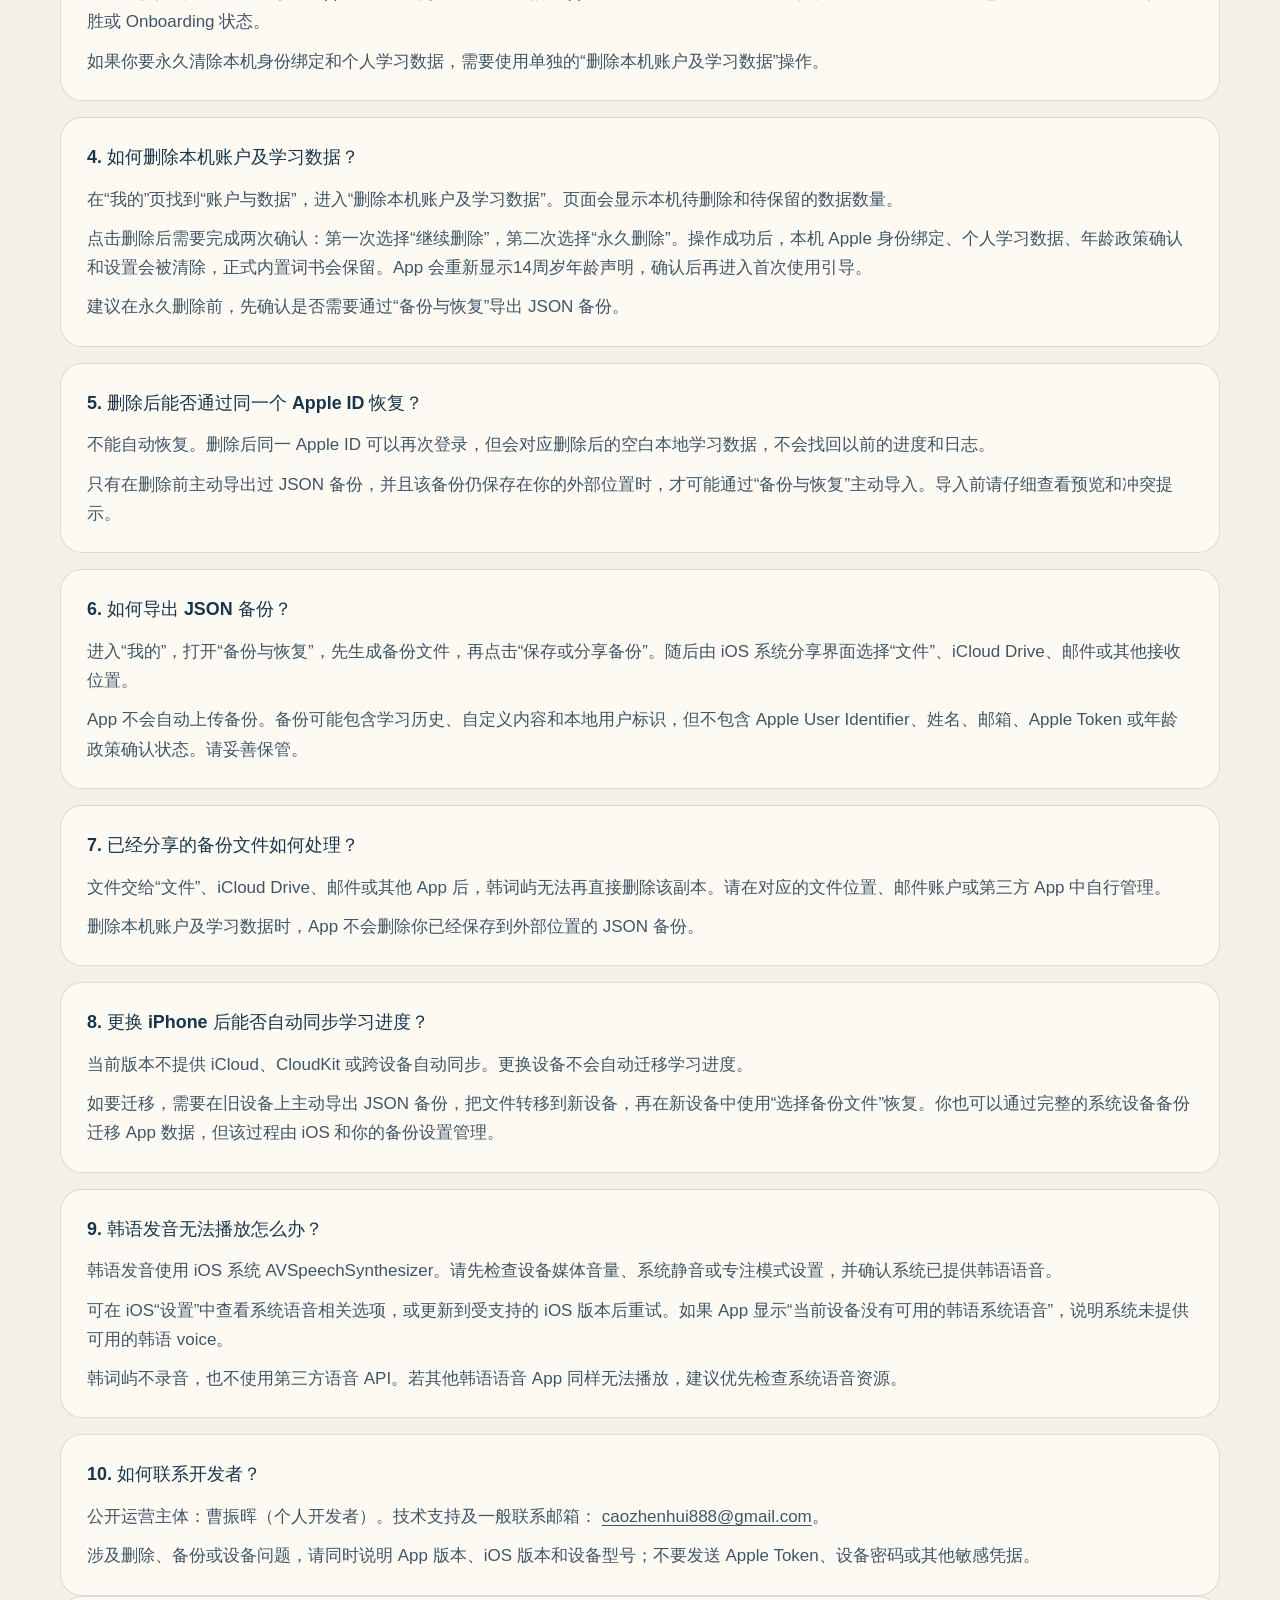
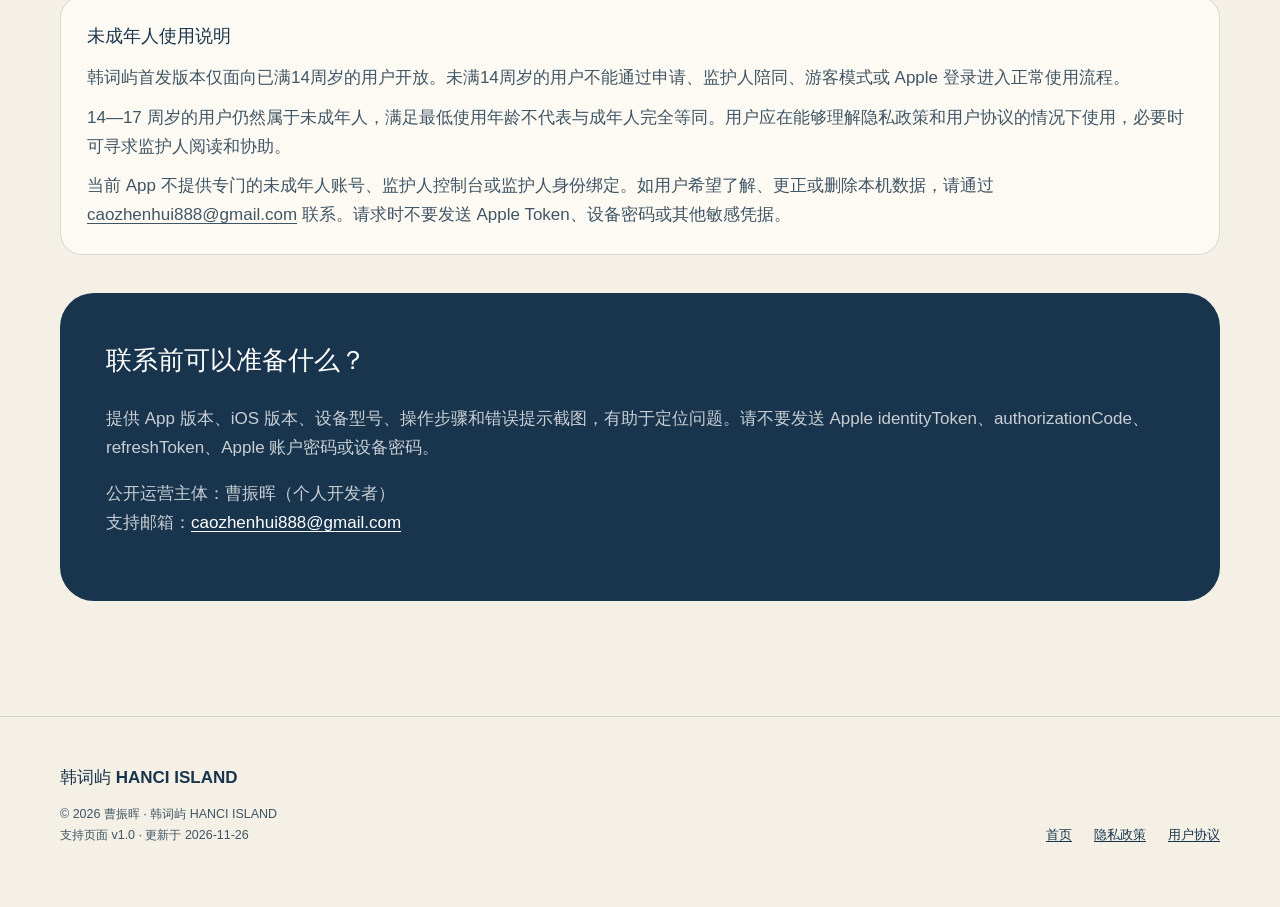
<file: support/index.html>
<!doctype html>
<html lang="zh-CN">
<head>
  <meta charset="utf-8">
  <meta name="viewport" content="width=device-width, initial-scale=1">
  <meta name="theme-color" content="#19354D">
  <meta name="author" content="曹振晖">
  <meta name="description" content="韩词屿支持与常见问题：14周岁使用资格、开始学习、游客模式、数据删除、备份恢复和韩语发音。">
  <title>支持与常见问题｜韩词屿 HANCI ISLAND</title>
  <link rel="icon" href="../assets/hanci-island-icon.png">
  <link rel="stylesheet" href="../assets/style.css?v=2">
</head>
<body>
  <a class="skip-link" href="#main">跳到主要内容</a>

  <header class="site-header">
    <div class="site-header__inner">
      <a class="brand" href="../index.html" aria-label="返回韩词屿首页">
        <img src="../assets/hanci-island-icon.png" alt="">
        <span class="brand__text">
          <span class="brand__name">韩词屿</span>
          <span class="brand__roman">HANCI ISLAND</span>
        </span>
      </a>
      <nav class="site-nav" aria-label="主导航">
        <a href="../index.html">首页</a>
        <a href="../privacy/index.html">隐私政策</a>
        <a href="../terms/index.html">用户协议</a>
        <a class="nav-pill" href="index.html" aria-current="page">支持</a>
      </nav>
    </div>
  </header>

  <main id="main">
    <section class="page-hero container">
      <p class="eyebrow">Support · FAQ</p>
      <h1>支持与常见问题</h1>
      <p>
        这里汇总当前版本的实际操作方式。若问题涉及数据删除、备份或 Apple 授权，请先阅读说明再操作。
      </p>
    </section>

    <section class="section container" aria-labelledby="faq-title">
      <div class="draft-banner" role="note">
        <span class="draft-banner__badge">支持</span>
        <p>
          韩词屿面向已满14周岁的用户提供本地韩语词汇学习功能。遇到数据删除、备份或设备问题，可按下方步骤处理或联系支持。
        </p>
      </div>

      <div class="section-heading">
        <h2 id="faq-title">先从最常见的问题开始。</h2>
        <p>以下回答对应当前首发版本的实际使用方式。</p>
      </div>

      <div class="faq-list">
        <article class="faq-item">
          <h2>为什么韩词屿要求年满14周岁？</h2>
          <p>
            韩词屿首发版本仅面向已满14周岁的用户开放，不向未满14周岁的用户提供服务。首次使用时需要确认年龄；选择“我未满14周岁”后，App 会阻止进入正常学习流程。
          </p>
          <p>
            年龄确认是产品准入自我声明，不收集出生日期、精确年龄、身份证号码、电话号码或监护人身份，也不构成真实身份或年龄验证。韩词屿无法保证识别所有虚假年龄选择。
          </p>
        </article>

        <article class="faq-item">
          <h2>1. 如何开始学习韩语单词？</h2>
          <p>
            首次使用时先完成14周岁年龄声明，并在选择“我已年满14周岁”后进入原有 Onboarding。进入主界面后，在“学习”页确认当前目标词书。你可以使用已有的词书级计划，或点击“调整计划”修改每日新词量或目标学习天数。随后点击学习入口，从今日新词或复习任务开始。
          </p>
          <p>
            如果你想换一本书，可在“词书”页浏览并加入学习，也可以在“学习”页的当前目标区域切换词书。
          </p>
        </article>

        <article class="faq-item">
          <h2>2. 如何切换为游客模式？</h2>
          <p>
            在“我的”页进入 Apple 账户相关区域，选择“切换为游客模式”。当前版本要求 Apple 身份已绑定且当前不是游客模式时，该操作才会改变使用模式。
          </p>
          <p>
            切换后仍可继续使用本机学习数据。需要重新使用同一 Apple 身份时，可以再次进行 Apple 登录。
          </p>
        </article>

        <article class="faq-item">
          <h2>3. 切换为游客模式是否删除学习记录？</h2>
          <p>
            不会。切换为游客模式只改变 App 内的当前使用模式，不删除 Apple User Identifier、本地用户标识、学习进度、复习日志、收藏、错词、计划、连胜或 Onboarding 状态。
          </p>
          <p>
            如果你要永久清除本机身份绑定和个人学习数据，需要使用单独的“删除本机账户及学习数据”操作。
          </p>
        </article>

        <article class="faq-item">
          <h2>4. 如何删除本机账户及学习数据？</h2>
          <p>
            在“我的”页找到“账户与数据”，进入“删除本机账户及学习数据”。页面会显示本机待删除和待保留的数据数量。
          </p>
          <p>
            点击删除后需要完成两次确认：第一次选择“继续删除”，第二次选择“永久删除”。操作成功后，本机 Apple 身份绑定、个人学习数据、年龄政策确认和设置会被清除，正式内置词书会保留。App 会重新显示14周岁年龄声明，确认后再进入首次使用引导。
          </p>
          <p>
            建议在永久删除前，先确认是否需要通过“备份与恢复”导出 JSON 备份。
          </p>
        </article>

        <article class="faq-item">
          <h2>5. 删除后能否通过同一个 Apple ID 恢复？</h2>
          <p>
            不能自动恢复。删除后同一 Apple ID 可以再次登录，但会对应删除后的空白本地学习数据，不会找回以前的进度和日志。
          </p>
          <p>
            只有在删除前主动导出过 JSON 备份，并且该备份仍保存在你的外部位置时，才可能通过“备份与恢复”主动导入。导入前请仔细查看预览和冲突提示。
          </p>
        </article>

        <article class="faq-item">
          <h2>6. 如何导出 JSON 备份？</h2>
          <p>
            进入“我的”，打开“备份与恢复”，先生成备份文件，再点击“保存或分享备份”。随后由 iOS 系统分享界面选择“文件”、iCloud Drive、邮件或其他接收位置。
          </p>
          <p>
            App 不会自动上传备份。备份可能包含学习历史、自定义内容和本地用户标识，但不包含 Apple User Identifier、姓名、邮箱、Apple Token 或年龄政策确认状态。请妥善保管。
          </p>
        </article>

        <article class="faq-item">
          <h2>7. 已经分享的备份文件如何处理？</h2>
          <p>
            文件交给“文件”、iCloud Drive、邮件或其他 App 后，韩词屿无法再直接删除该副本。请在对应的文件位置、邮件账户或第三方 App 中自行管理。
          </p>
          <p>
            删除本机账户及学习数据时，App 不会删除你已经保存到外部位置的 JSON 备份。
          </p>
        </article>

        <article class="faq-item">
          <h2>8. 更换 iPhone 后能否自动同步学习进度？</h2>
          <p>
            当前版本不提供 iCloud、CloudKit 或跨设备自动同步。更换设备不会自动迁移学习进度。
          </p>
          <p>
            如要迁移，需要在旧设备上主动导出 JSON 备份，把文件转移到新设备，再在新设备中使用“选择备份文件”恢复。你也可以通过完整的系统设备备份迁移 App 数据，但该过程由 iOS 和你的备份设置管理。
          </p>
        </article>

        <article class="faq-item">
          <h2>9. 韩语发音无法播放怎么办？</h2>
          <p>
            韩语发音使用 iOS 系统 AVSpeechSynthesizer。请先检查设备媒体音量、系统静音或专注模式设置，并确认系统已提供韩语语音。
          </p>
          <p>
            可在 iOS“设置”中查看系统语音相关选项，或更新到受支持的 iOS 版本后重试。如果 App 显示“当前设备没有可用的韩语系统语音”，说明系统未提供可用的韩语 voice。
          </p>
          <p>
            韩词屿不录音，也不使用第三方语音 API。若其他韩语语音 App 同样无法播放，建议优先检查系统语音资源。
          </p>
        </article>

        <article class="faq-item">
          <h2>10. 如何联系开发者？</h2>
          <p>
            公开运营主体：曹振晖（个人开发者）。技术支持及一般联系邮箱：
            <a href="mailto:caozhenhui888@gmail.com">caozhenhui888@gmail.com</a>。
          </p>
          <p>
            涉及删除、备份或设备问题，请同时说明 App 版本、iOS 版本和设备型号；不要发送 Apple Token、设备密码或其他敏感凭据。
          </p>
        </article>
      </div>

      <article class="faq-item" aria-labelledby="minor-support-title">
        <h2 id="minor-support-title">未成年人使用说明</h2>
        <p>
          韩词屿首发版本仅面向已满14周岁的用户开放。未满14周岁的用户不能通过申请、监护人陪同、游客模式或 Apple 登录进入正常使用流程。
        </p>
        <p>
          14—17 周岁的用户仍然属于未成年人，满足最低使用年龄不代表与成年人完全等同。用户应在能够理解隐私政策和用户协议的情况下使用，必要时可寻求监护人阅读和协助。
        </p>
        <p>
          当前 App 不提供专门的未成年人账号、监护人控制台或监护人身份绑定。如用户希望了解、更正或删除本机数据，请通过
          <a href="mailto:caozhenhui888@gmail.com">caozhenhui888@gmail.com</a>
          联系。请求时不要发送 Apple Token、设备密码或其他敏感凭据。
        </p>
      </article>

      <aside class="contact-card" aria-labelledby="contact-title">
        <h2 id="contact-title">联系前可以准备什么？</h2>
        <p>
          提供 App 版本、iOS 版本、设备型号、操作步骤和错误提示截图，有助于定位问题。请不要发送 Apple identityToken、authorizationCode、refreshToken、Apple 账户密码或设备密码。
        </p>
        <p>
          公开运营主体：曹振晖（个人开发者）<br>
          支持邮箱：<a href="mailto:caozhenhui888@gmail.com">caozhenhui888@gmail.com</a>
        </p>
      </aside>
    </section>
  </main>

  <footer class="site-footer">
    <div class="site-footer__inner container">
      <div>
        <strong>韩词屿 HANCI ISLAND</strong>
        <p class="footer-note">
          © 2026 曹振晖 · 韩词屿 HANCI ISLAND<br>
          支持页面 v1.0 · 更新于 2026-11-26
        </p>
      </div>
      <nav class="footer-links" aria-label="页脚导航">
        <a href="../index.html">首页</a>
        <a href="../privacy/index.html">隐私政策</a>
        <a href="../terms/index.html">用户协议</a>
      </nav>
    </div>
  </footer>
</body>
</html>
</file>
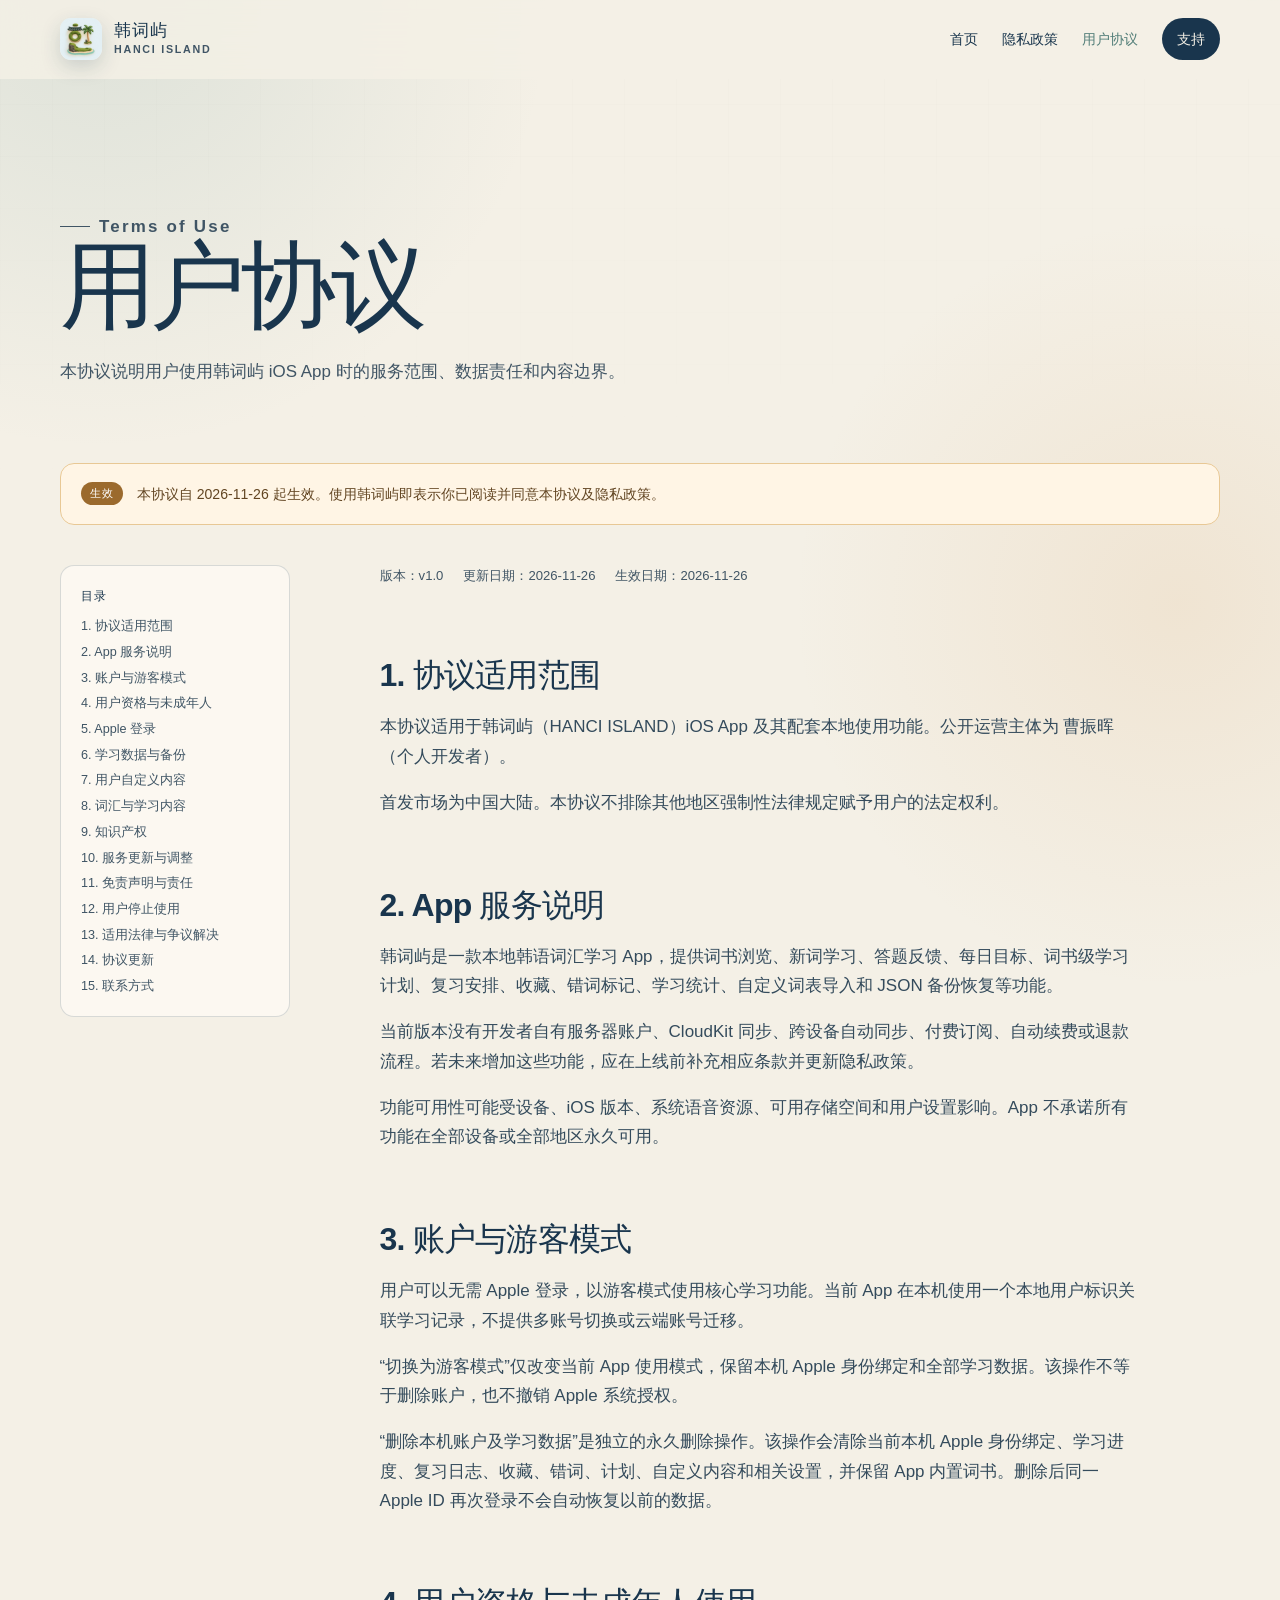
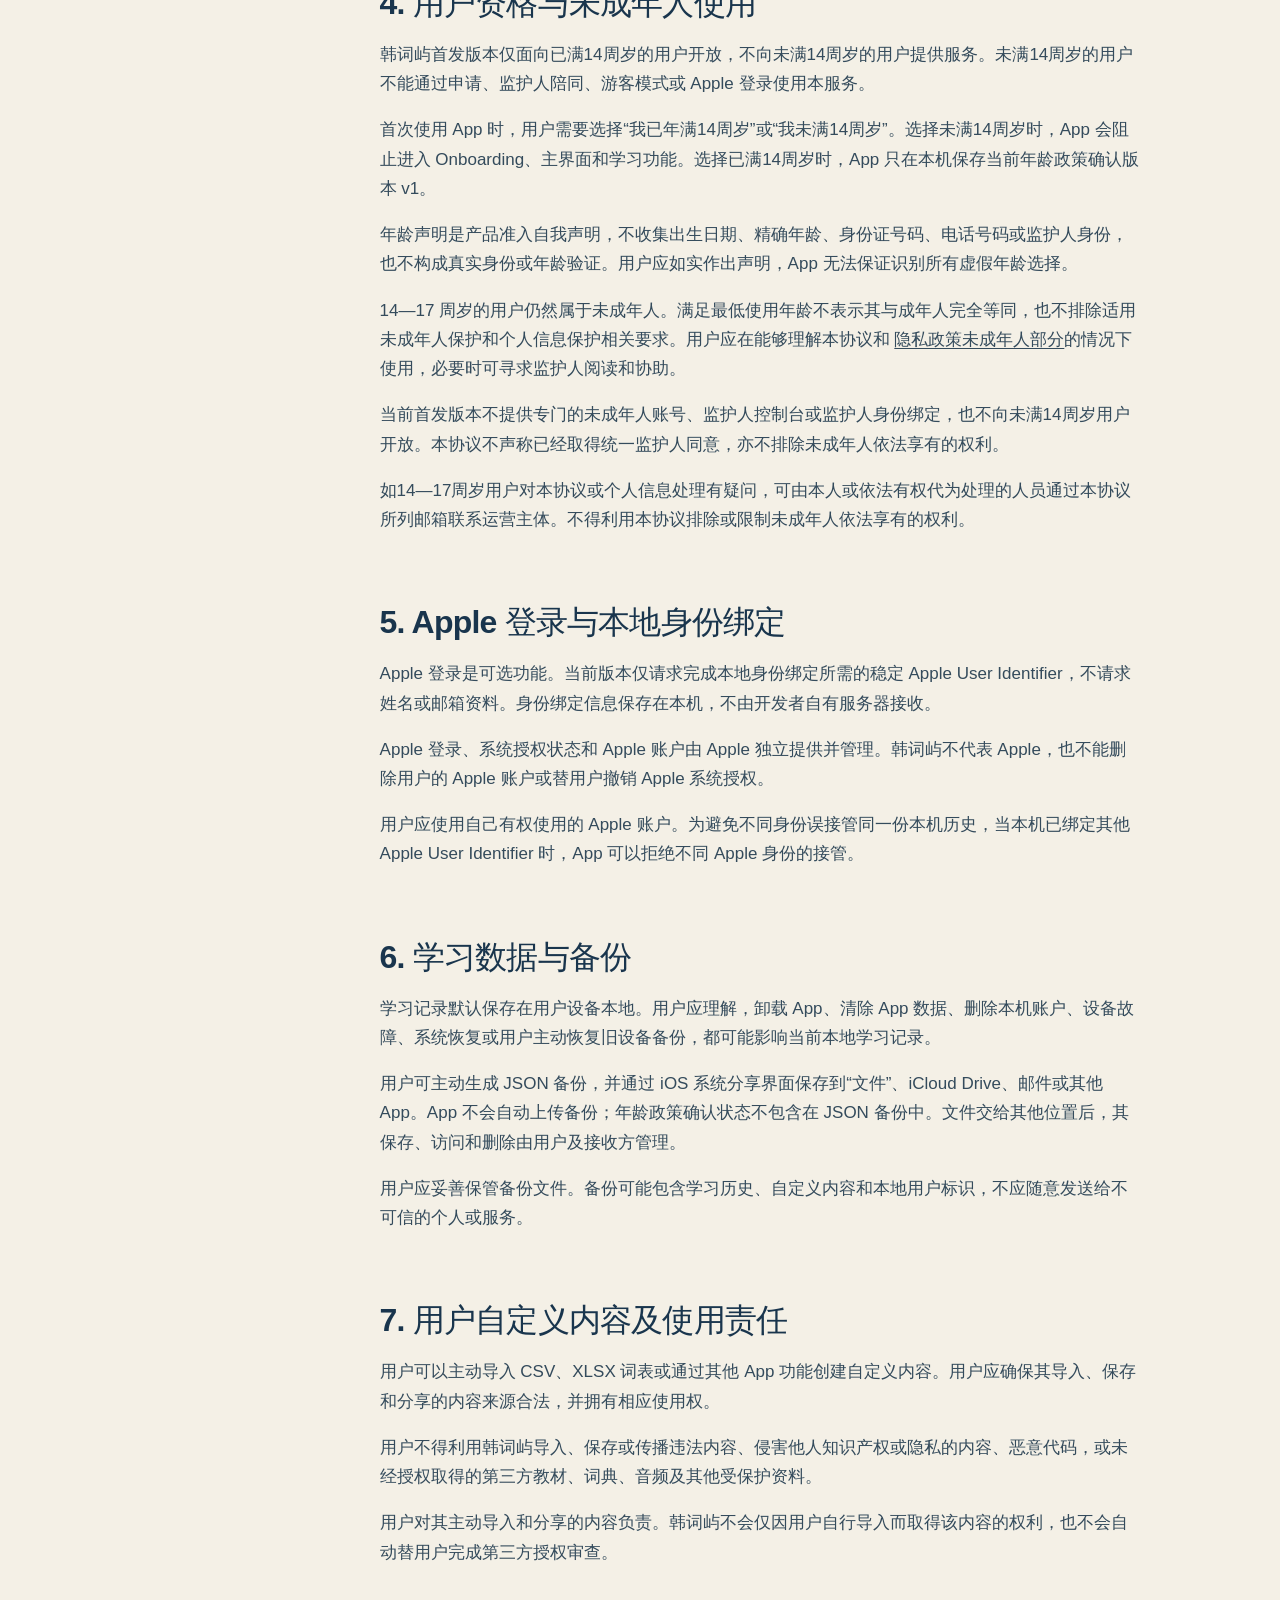
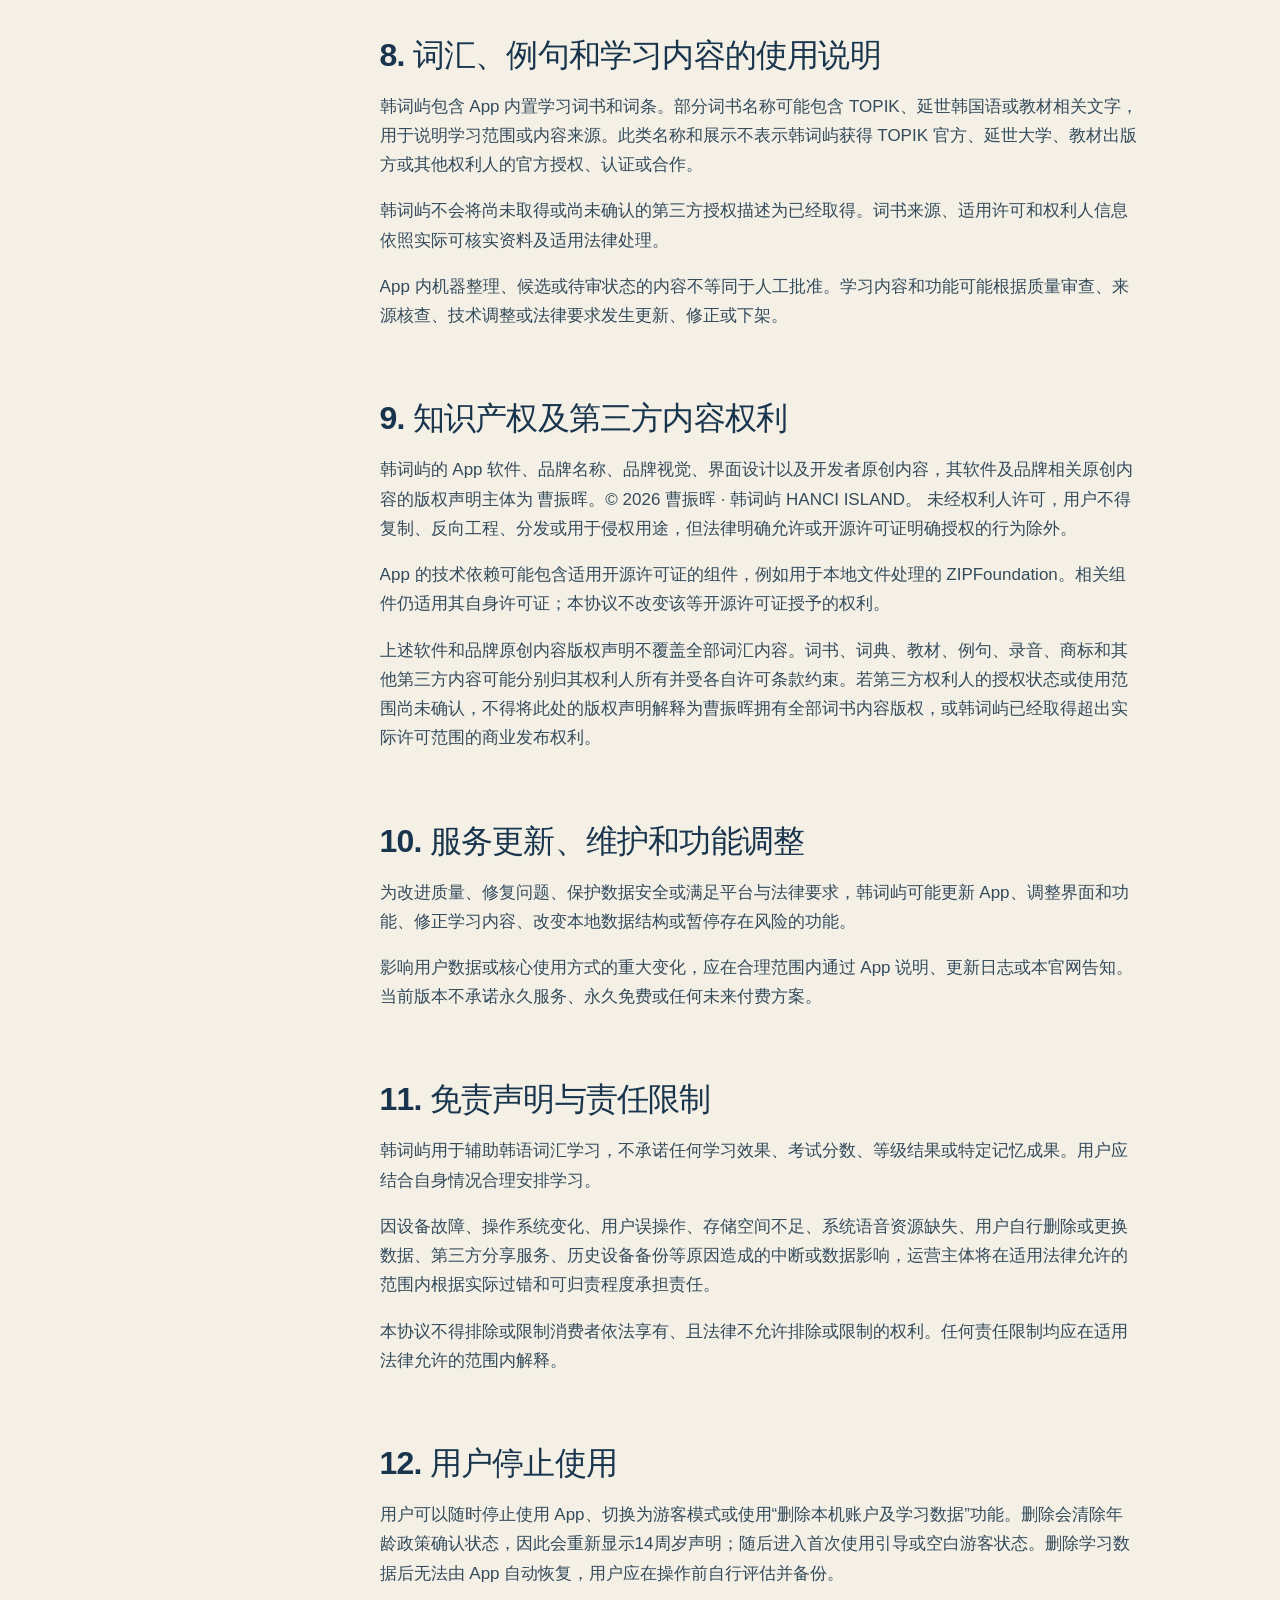
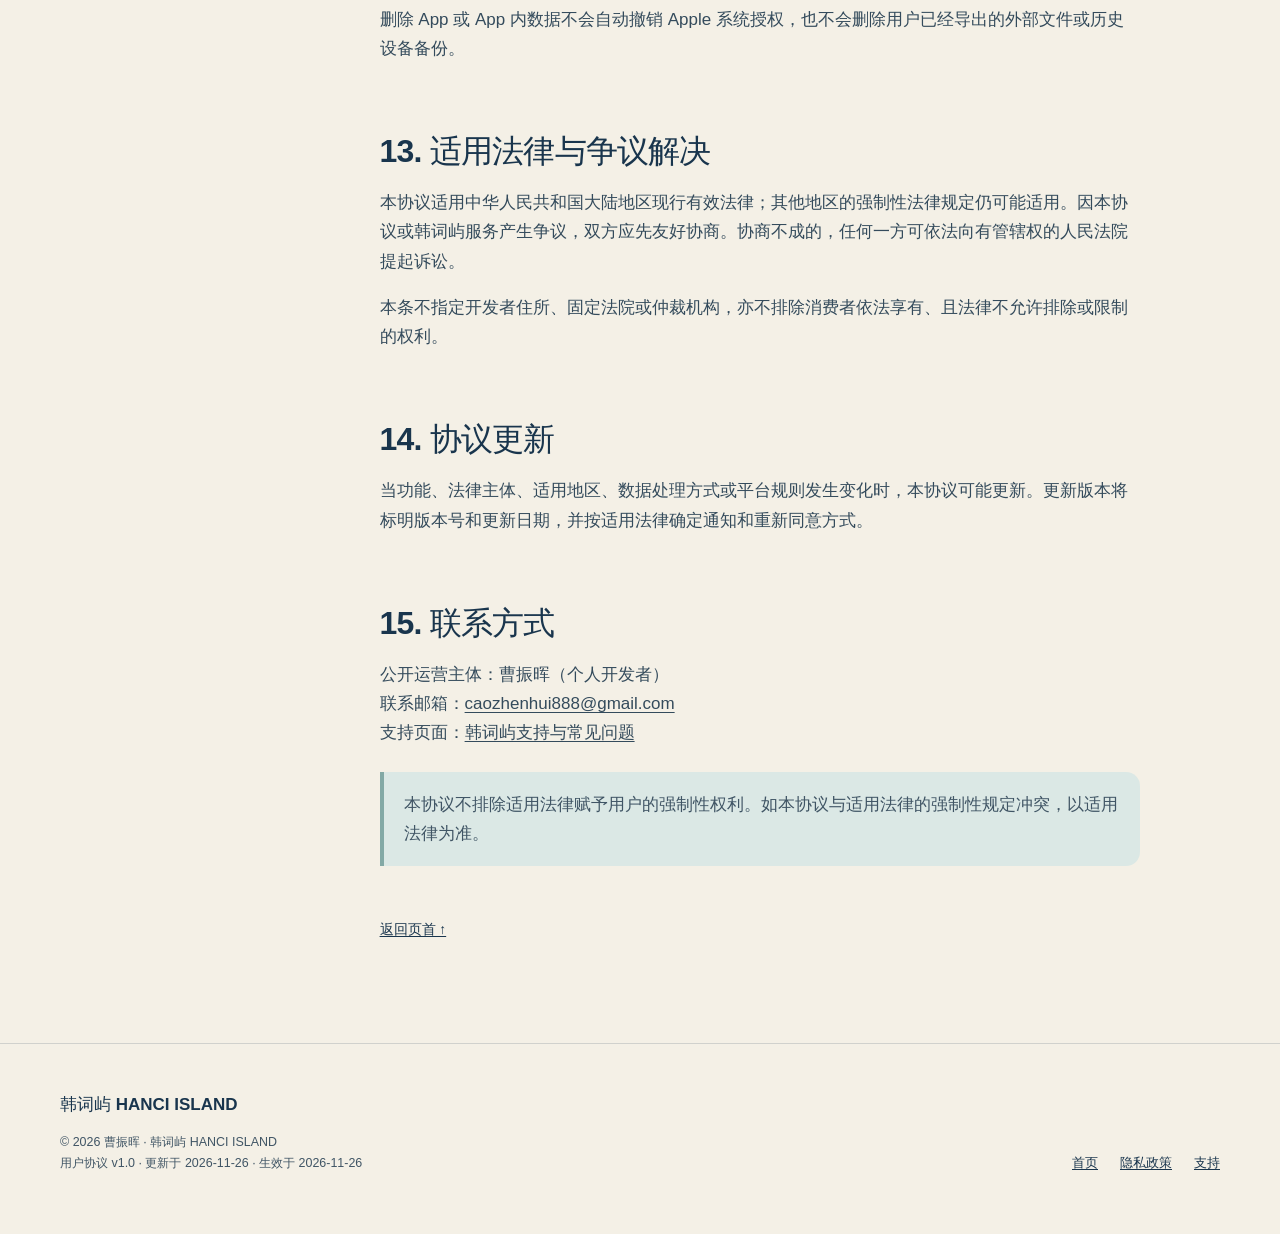
<file: terms/index.html>
<!doctype html>
<html lang="zh-CN">
<head>
  <meta charset="utf-8">
  <meta name="viewport" content="width=device-width, initial-scale=1">
  <meta name="theme-color" content="#19354D">
  <meta name="author" content="曹振晖">
  <meta name="description" content="韩词屿用户协议，说明14周岁使用资格、App 服务、游客模式、Apple 登录、本地学习数据、用户内容和知识产权。">
  <title>用户协议｜韩词屿 HANCI ISLAND</title>
  <link rel="icon" href="../assets/hanci-island-icon.png">
  <link rel="stylesheet" href="../assets/style.css?v=2">
</head>
<body>
  <a class="skip-link" href="#main">跳到主要内容</a>

  <header class="site-header">
    <div class="site-header__inner">
      <a class="brand" href="../index.html" aria-label="返回韩词屿首页">
        <img src="../assets/hanci-island-icon.png" alt="">
        <span class="brand__text">
          <span class="brand__name">韩词屿</span>
          <span class="brand__roman">HANCI ISLAND</span>
        </span>
      </a>
      <nav class="site-nav" aria-label="主导航">
        <a href="../index.html">首页</a>
        <a href="../privacy/index.html">隐私政策</a>
        <a href="index.html" aria-current="page">用户协议</a>
        <a class="nav-pill" href="../support/index.html">支持</a>
      </nav>
    </div>
  </header>

  <main id="main">
    <section class="page-hero container">
      <p class="eyebrow">Terms of Use</p>
      <h1>用户协议</h1>
      <p>
        本协议说明用户使用韩词屿 iOS App 时的服务范围、数据责任和内容边界。
      </p>
    </section>

    <div class="container">
      <div class="draft-banner" role="note">
        <span class="draft-banner__badge">生效</span>
        <p>
          本协议自 2026-11-26 起生效。使用韩词屿即表示你已阅读并同意本协议及隐私政策。
        </p>
      </div>

      <div class="legal-layout">
        <aside class="legal-toc" aria-label="用户协议目录">
          <strong>目录</strong>
          <ol>
            <li><a href="#scope">1. 协议适用范围</a></li>
            <li><a href="#service">2. App 服务说明</a></li>
            <li><a href="#account">3. 账户与游客模式</a></li>
            <li><a href="#minors">4. 用户资格与未成年人</a></li>
            <li><a href="#apple">5. Apple 登录</a></li>
            <li><a href="#learning-data">6. 学习数据与备份</a></li>
            <li><a href="#user-content">7. 用户自定义内容</a></li>
            <li><a href="#content">8. 词汇与学习内容</a></li>
            <li><a href="#ip">9. 知识产权</a></li>
            <li><a href="#changes">10. 服务更新与调整</a></li>
            <li><a href="#disclaimer">11. 免责声明与责任</a></li>
            <li><a href="#termination">12. 用户停止使用</a></li>
            <li><a href="#law">13. 适用法律与争议解决</a></li>
            <li><a href="#updates">14. 协议更新</a></li>
            <li><a href="#contact">15. 联系方式</a></li>
          </ol>
        </aside>

        <article class="legal-copy">
          <div class="legal-meta">
            <span>版本：v1.0</span>
            <span>更新日期：2026-11-26</span>
            <span>生效日期：2026-11-26</span>
          </div>

          <h2 id="scope">1. 协议适用范围</h2>
          <p>
            本协议适用于韩词屿（HANCI ISLAND）iOS App 及其配套本地使用功能。公开运营主体为
            <strong>曹振晖（个人开发者）</strong>。
          </p>
          <p>
            首发市场为中国大陆。本协议不排除其他地区强制性法律规定赋予用户的法定权利。
          </p>

          <h2 id="service">2. App 服务说明</h2>
          <p>
            韩词屿是一款本地韩语词汇学习 App，提供词书浏览、新词学习、答题反馈、每日目标、词书级学习计划、复习安排、收藏、错词标记、学习统计、自定义词表导入和 JSON 备份恢复等功能。
          </p>
          <p>
            当前版本没有开发者自有服务器账户、CloudKit 同步、跨设备自动同步、付费订阅、自动续费或退款流程。若未来增加这些功能，应在上线前补充相应条款并更新隐私政策。
          </p>
          <p>
            功能可用性可能受设备、iOS 版本、系统语音资源、可用存储空间和用户设置影响。App 不承诺所有功能在全部设备或全部地区永久可用。
          </p>

          <h2 id="account">3. 账户与游客模式</h2>
          <p>
            用户可以无需 Apple 登录，以游客模式使用核心学习功能。当前 App 在本机使用一个本地用户标识关联学习记录，不提供多账号切换或云端账号迁移。
          </p>
          <p>
            “切换为游客模式”仅改变当前 App 使用模式，保留本机 Apple 身份绑定和全部学习数据。该操作不等于删除账户，也不撤销 Apple 系统授权。
          </p>
          <p>
            “删除本机账户及学习数据”是独立的永久删除操作。该操作会清除当前本机 Apple 身份绑定、学习进度、复习日志、收藏、错词、计划、自定义内容和相关设置，并保留 App 内置词书。删除后同一 Apple ID 再次登录不会自动恢复以前的数据。
          </p>

          <h2 id="minors">4. 用户资格与未成年人使用</h2>
          <p>
            韩词屿首发版本仅面向已满14周岁的用户开放，不向未满14周岁的用户提供服务。未满14周岁的用户不能通过申请、监护人陪同、游客模式或 Apple 登录使用本服务。
          </p>
          <p>
            首次使用 App 时，用户需要选择“我已年满14周岁”或“我未满14周岁”。选择未满14周岁时，App 会阻止进入 Onboarding、主界面和学习功能。选择已满14周岁时，App 只在本机保存当前年龄政策确认版本 v1。
          </p>
          <p>
            年龄声明是产品准入自我声明，不收集出生日期、精确年龄、身份证号码、电话号码或监护人身份，也不构成真实身份或年龄验证。用户应如实作出声明，App 无法保证识别所有虚假年龄选择。
          </p>
          <p>
            14—17 周岁的用户仍然属于未成年人。满足最低使用年龄不表示其与成年人完全等同，也不排除适用未成年人保护和个人信息保护相关要求。用户应在能够理解本协议和
            <a href="../privacy/index.html#children">隐私政策未成年人部分</a>的情况下使用，必要时可寻求监护人阅读和协助。
          </p>
          <p>
            当前首发版本不提供专门的未成年人账号、监护人控制台或监护人身份绑定，也不向未满14周岁用户开放。本协议不声称已经取得统一监护人同意，亦不排除未成年人依法享有的权利。
          </p>
          <p>
            如14—17周岁用户对本协议或个人信息处理有疑问，可由本人或依法有权代为处理的人员通过本协议所列邮箱联系运营主体。不得利用本协议排除或限制未成年人依法享有的权利。
          </p>

          <h2 id="apple">5. Apple 登录与本地身份绑定</h2>
          <p>
            Apple 登录是可选功能。当前版本仅请求完成本地身份绑定所需的稳定 Apple User Identifier，不请求姓名或邮箱资料。身份绑定信息保存在本机，不由开发者自有服务器接收。
          </p>
          <p>
            Apple 登录、系统授权状态和 Apple 账户由 Apple 独立提供并管理。韩词屿不代表 Apple，也不能删除用户的 Apple 账户或替用户撤销 Apple 系统授权。
          </p>
          <p>
            用户应使用自己有权使用的 Apple 账户。为避免不同身份误接管同一份本机历史，当本机已绑定其他 Apple User Identifier 时，App 可以拒绝不同 Apple 身份的接管。
          </p>

          <h2 id="learning-data">6. 学习数据与备份</h2>
          <p>
            学习记录默认保存在用户设备本地。用户应理解，卸载 App、清除 App 数据、删除本机账户、设备故障、系统恢复或用户主动恢复旧设备备份，都可能影响当前本地学习记录。
          </p>
          <p>
            用户可主动生成 JSON 备份，并通过 iOS 系统分享界面保存到“文件”、iCloud Drive、邮件或其他 App。App 不会自动上传备份；年龄政策确认状态不包含在 JSON 备份中。文件交给其他位置后，其保存、访问和删除由用户及接收方管理。
          </p>
          <p>
            用户应妥善保管备份文件。备份可能包含学习历史、自定义内容和本地用户标识，不应随意发送给不可信的个人或服务。
          </p>

          <h2 id="user-content">7. 用户自定义内容及使用责任</h2>
          <p>
            用户可以主动导入 CSV、XLSX 词表或通过其他 App 功能创建自定义内容。用户应确保其导入、保存和分享的内容来源合法，并拥有相应使用权。
          </p>
          <p>
            用户不得利用韩词屿导入、保存或传播违法内容、侵害他人知识产权或隐私的内容、恶意代码，或未经授权取得的第三方教材、词典、音频及其他受保护资料。
          </p>
          <p>
            用户对其主动导入和分享的内容负责。韩词屿不会仅因用户自行导入而取得该内容的权利，也不会自动替用户完成第三方授权审查。
          </p>

          <h2 id="content">8. 词汇、例句和学习内容的使用说明</h2>
          <p>
            韩词屿包含 App 内置学习词书和词条。部分词书名称可能包含 TOPIK、延世韩国语或教材相关文字，用于说明学习范围或内容来源。此类名称和展示不表示韩词屿获得 TOPIK 官方、延世大学、教材出版方或其他权利人的官方授权、认证或合作。
          </p>
          <p>
            韩词屿不会将尚未取得或尚未确认的第三方授权描述为已经取得。词书来源、适用许可和权利人信息依照实际可核实资料及适用法律处理。
          </p>
          <p>
            App 内机器整理、候选或待审状态的内容不等同于人工批准。学习内容和功能可能根据质量审查、来源核查、技术调整或法律要求发生更新、修正或下架。
          </p>

          <h2 id="ip">9. 知识产权及第三方内容权利</h2>
          <p>
            韩词屿的 App 软件、品牌名称、品牌视觉、界面设计以及开发者原创内容，其软件及品牌相关原创内容的版权声明主体为
            <strong>曹振晖</strong>。© 2026 曹振晖 · 韩词屿 HANCI ISLAND。
            未经权利人许可，用户不得复制、反向工程、分发或用于侵权用途，但法律明确允许或开源许可证明确授权的行为除外。
          </p>
          <p>
            App 的技术依赖可能包含适用开源许可证的组件，例如用于本地文件处理的 ZIPFoundation。相关组件仍适用其自身许可证；本协议不改变该等开源许可证授予的权利。
          </p>
          <p>
            上述软件和品牌原创内容版权声明不覆盖全部词汇内容。词书、词典、教材、例句、录音、商标和其他第三方内容可能分别归其权利人所有并受各自许可条款约束。若第三方权利人的授权状态或使用范围尚未确认，不得将此处的版权声明解释为曹振晖拥有全部词书内容版权，或韩词屿已经取得超出实际许可范围的商业发布权利。
          </p>

          <h2 id="changes">10. 服务更新、维护和功能调整</h2>
          <p>
            为改进质量、修复问题、保护数据安全或满足平台与法律要求，韩词屿可能更新 App、调整界面和功能、修正学习内容、改变本地数据结构或暂停存在风险的功能。
          </p>
          <p>
            影响用户数据或核心使用方式的重大变化，应在合理范围内通过 App 说明、更新日志或本官网告知。当前版本不承诺永久服务、永久免费或任何未来付费方案。
          </p>

          <h2 id="disclaimer">11. 免责声明与责任限制</h2>
          <p>
            韩词屿用于辅助韩语词汇学习，不承诺任何学习效果、考试分数、等级结果或特定记忆成果。用户应结合自身情况合理安排学习。
          </p>
          <p>
            因设备故障、操作系统变化、用户误操作、存储空间不足、系统语音资源缺失、用户自行删除或更换数据、第三方分享服务、历史设备备份等原因造成的中断或数据影响，运营主体将在适用法律允许的范围内根据实际过错和可归责程度承担责任。
          </p>
          <p>
            本协议不得排除或限制消费者依法享有、且法律不允许排除或限制的权利。任何责任限制均应在适用法律允许的范围内解释。
          </p>

          <h2 id="termination">12. 用户停止使用</h2>
          <p>
            用户可以随时停止使用 App、切换为游客模式或使用“删除本机账户及学习数据”功能。删除会清除年龄政策确认状态，因此会重新显示14周岁声明；随后进入首次使用引导或空白游客状态。删除学习数据后无法由 App 自动恢复，用户应在操作前自行评估并备份。
          </p>
          <p>
            删除 App 或 App 内数据不会自动撤销 Apple 系统授权，也不会删除用户已经导出的外部文件或历史设备备份。
          </p>

          <h2 id="law">13. 适用法律与争议解决</h2>
          <p>
            本协议适用中华人民共和国大陆地区现行有效法律；其他地区的强制性法律规定仍可能适用。因本协议或韩词屿服务产生争议，双方应先友好协商。协商不成的，任何一方可依法向有管辖权的人民法院提起诉讼。
          </p>
          <p>
            本条不指定开发者住所、固定法院或仲裁机构，亦不排除消费者依法享有、且法律不允许排除或限制的权利。
          </p>

          <h2 id="updates">14. 协议更新</h2>
          <p>
            当功能、法律主体、适用地区、数据处理方式或平台规则发生变化时，本协议可能更新。更新版本将标明版本号和更新日期，并按适用法律确定通知和重新同意方式。
          </p>

          <h2 id="contact">15. 联系方式</h2>
          <p>
            公开运营主体：曹振晖（个人开发者）<br>
            联系邮箱：<a href="mailto:caozhenhui888@gmail.com">caozhenhui888@gmail.com</a><br>
            支持页面：<a href="../support/index.html">韩词屿支持与常见问题</a>
          </p>
          <div class="notice">
            本协议不排除适用法律赋予用户的强制性权利。如本协议与适用法律的强制性规定冲突，以适用法律为准。
          </div>
          <a class="top-link" href="#main">返回页首 ↑</a>
        </article>
      </div>
    </div>
  </main>

  <footer class="site-footer">
    <div class="site-footer__inner container">
      <div>
        <strong>韩词屿 HANCI ISLAND</strong>
        <p class="footer-note">
          © 2026 曹振晖 · 韩词屿 HANCI ISLAND<br>
          用户协议 v1.0 · 更新于 2026-11-26 · 生效于 2026-11-26
        </p>
      </div>
      <nav class="footer-links" aria-label="页脚导航">
        <a href="../index.html">首页</a>
        <a href="../privacy/index.html">隐私政策</a>
        <a href="../support/index.html">支持</a>
      </nav>
    </div>
  </footer>
</body>
</html>
</file>
<file: assets/style.css>
:root {
  color-scheme: light;
  --ink: #19354d;
  --ink-soft: #405565;
  --paper: #f4f0e6;
  --surface: #fffdf7;
  --surface-strong: #ffffff;
  --mist: #83a9a5;
  --mist-soft: #dbe8e5;
  --sand: #d9a66b;
  --sand-soft: #f1dfc6;
  --line: rgba(25, 53, 77, 0.16);
  --shadow: 0 20px 60px rgba(25, 53, 77, 0.1);
  --radius-small: 14px;
  --radius-medium: 22px;
  --radius-large: 34px;
  --content: 1160px;
  --reading: 760px;
  font-family:
    -apple-system, BlinkMacSystemFont, "SF Pro Text", "Helvetica Neue",
    "PingFang SC", "Hiragino Sans GB", sans-serif;
  font-synthesis: none;
}

* {
  box-sizing: border-box;
}

html {
  scroll-behavior: smooth;
}

body {
  margin: 0;
  color: var(--ink);
  background:
    radial-gradient(circle at 8% 0%, rgba(131, 169, 165, 0.2), transparent 28rem),
    radial-gradient(circle at 92% 10%, rgba(217, 166, 107, 0.16), transparent 24rem),
    var(--paper);
  font-size: 17px;
  line-height: 1.72;
  text-rendering: optimizeLegibility;
}

body::before {
  position: fixed;
  inset: 0;
  z-index: -1;
  pointer-events: none;
  content: "";
  opacity: 0.32;
  background-image:
    linear-gradient(rgba(25, 53, 77, 0.035) 1px, transparent 1px),
    linear-gradient(90deg, rgba(25, 53, 77, 0.035) 1px, transparent 1px);
  background-size: 52px 52px;
  mask-image: linear-gradient(to bottom, black, transparent 70%);
}

img {
  display: block;
  max-width: 100%;
}

a {
  color: inherit;
  text-decoration-thickness: 0.08em;
  text-underline-offset: 0.18em;
}

a:hover {
  color: #315e72;
}

button,
a {
  -webkit-tap-highlight-color: transparent;
}

:focus-visible {
  outline: 3px solid var(--sand);
  outline-offset: 4px;
}

.skip-link {
  position: fixed;
  top: 12px;
  left: 12px;
  z-index: 100;
  padding: 10px 14px;
  color: white;
  background: var(--ink);
  border-radius: 10px;
  transform: translateY(-160%);
}

.skip-link:focus {
  transform: translateY(0);
}

.site-header {
  position: sticky;
  top: 0;
  z-index: 20;
  border-bottom: 1px solid transparent;
  background: rgba(244, 240, 230, 0.86);
  backdrop-filter: blur(18px);
}

.site-header__inner,
.container {
  width: min(calc(100% - 40px), var(--content));
  margin-inline: auto;
}

.site-header__inner {
  display: flex;
  align-items: center;
  justify-content: space-between;
  min-height: 78px;
  gap: 24px;
}

.brand {
  display: inline-flex;
  align-items: center;
  gap: 12px;
  text-decoration: none;
}

.brand img {
  width: 42px;
  height: 42px;
  border-radius: 11px;
  box-shadow: 0 7px 20px rgba(25, 53, 77, 0.18);
}

.brand__text {
  display: grid;
  line-height: 1.1;
}

.brand__name {
  font-size: 1.05rem;
  font-weight: 750;
  letter-spacing: 0.05em;
}

.brand__roman {
  margin-top: 4px;
  color: var(--ink-soft);
  font-size: 0.67rem;
  font-weight: 700;
  letter-spacing: 0.16em;
}

.site-nav {
  display: flex;
  align-items: center;
  gap: 24px;
  font-size: 0.89rem;
  font-weight: 650;
}

.site-nav a {
  text-decoration: none;
}

.site-nav a[aria-current="page"] {
  color: #537e79;
}

.nav-pill {
  padding: 9px 15px;
  color: var(--paper) !important;
  background: var(--ink);
  border-radius: 999px;
}

.nav-pill:hover {
  color: white !important;
  background: #28506c;
}

.hero {
  display: grid;
  grid-template-columns: minmax(0, 1.1fr) minmax(300px, 0.72fr);
  align-items: center;
  gap: clamp(48px, 8vw, 110px);
  min-height: calc(100svh - 78px);
  padding-block: clamp(64px, 9vw, 118px);
}

.eyebrow {
  display: inline-flex;
  align-items: center;
  gap: 9px;
  margin: 0 0 22px;
  color: #557b78;
  font-size: 0.76rem;
  font-weight: 780;
  letter-spacing: 0.13em;
}

.eyebrow::before {
  width: 30px;
  height: 1px;
  content: "";
  background: currentColor;
}

.hero h1,
.page-hero h1 {
  max-width: 760px;
  margin: 0;
  font-family:
    "Iowan Old Style", "Songti SC", "Noto Serif CJK SC", "STSong", serif;
  font-size: clamp(3.3rem, 8.5vw, 7.3rem);
  font-weight: 650;
  line-height: 0.95;
  letter-spacing: -0.06em;
}

.hero h1 span {
  display: block;
  margin-top: 20px;
  color: var(--ink-soft);
  font-family: inherit;
  font-size: 0.32em;
  font-weight: 540;
  line-height: 1.35;
  letter-spacing: 0;
}

.hero__lead {
  max-width: 630px;
  margin: 30px 0 0;
  color: var(--ink-soft);
  font-size: clamp(1.05rem, 2vw, 1.3rem);
}

.hero__actions {
  display: flex;
  flex-wrap: wrap;
  gap: 13px;
  margin-top: 36px;
}

.button {
  display: inline-flex;
  align-items: center;
  justify-content: center;
  min-height: 50px;
  padding: 0 22px;
  border: 1px solid var(--line);
  border-radius: 999px;
  font-size: 0.94rem;
  font-weight: 720;
  text-decoration: none;
  transition:
    transform 160ms ease,
    background-color 160ms ease,
    color 160ms ease;
}

.button:hover {
  transform: translateY(-2px);
}

.button--primary {
  color: white;
  background: var(--ink);
  border-color: var(--ink);
}

.button--primary:hover {
  color: white;
  background: #28506c;
}

.button--quiet {
  background: rgba(255, 253, 247, 0.62);
}

.availability {
  display: flex;
  align-items: center;
  gap: 9px;
  margin-top: 18px;
  color: var(--ink-soft);
  font-size: 0.8rem;
}

.availability::before {
  width: 8px;
  height: 8px;
  content: "";
  background: var(--sand);
  border-radius: 50%;
  box-shadow: 0 0 0 5px rgba(217, 166, 107, 0.16);
}

.device-stage {
  position: relative;
  display: grid;
  place-items: center;
  min-height: 610px;
}

.device-stage::before {
  position: absolute;
  width: 76%;
  aspect-ratio: 1;
  content: "";
  background: var(--mist-soft);
  border-radius: 45% 55% 60% 40% / 44% 42% 58% 56%;
  transform: rotate(-7deg);
}

.device-stage::after {
  position: absolute;
  bottom: 9%;
  width: 72%;
  height: 9%;
  content: "";
  background: rgba(25, 53, 77, 0.12);
  border-radius: 50%;
  filter: blur(24px);
}

.phone-frame {
  position: relative;
  z-index: 1;
  width: min(73%, 330px);
  padding: 10px;
  background: #132b3e;
  border: 1px solid rgba(255, 255, 255, 0.18);
  border-radius: 42px;
  box-shadow: var(--shadow);
  transform: rotate(2.5deg);
}

.phone-frame::before {
  position: absolute;
  top: 18px;
  left: 50%;
  z-index: 2;
  width: 34%;
  height: 20px;
  content: "";
  background: #102331;
  border-radius: 999px;
  transform: translateX(-50%);
}

.phone-frame img {
  width: 100%;
  aspect-ratio: 1206 / 2622;
  object-fit: cover;
  border-radius: 32px;
}

.section {
  padding-block: clamp(72px, 9vw, 126px);
}

.section--surface {
  background: rgba(255, 253, 247, 0.66);
  border-block: 1px solid var(--line);
}

.section-heading {
  display: grid;
  grid-template-columns: minmax(0, 0.72fr) minmax(280px, 0.48fr);
  gap: 60px;
  align-items: end;
  margin-bottom: 46px;
}

.section-heading h2 {
  margin: 0;
  font-family:
    "Iowan Old Style", "Songti SC", "Noto Serif CJK SC", "STSong", serif;
  font-size: clamp(2.2rem, 5vw, 4.4rem);
  font-weight: 600;
  line-height: 1.06;
  letter-spacing: -0.045em;
}

.section-heading p {
  margin: 0;
  color: var(--ink-soft);
}

.feature-grid {
  display: grid;
  grid-template-columns: repeat(3, 1fr);
  gap: 18px;
}

.feature-card,
.privacy-panel,
.method-card {
  border: 1px solid var(--line);
  background: rgba(255, 253, 247, 0.78);
}

.feature-card {
  min-height: 250px;
  padding: 28px;
  border-radius: var(--radius-medium);
}

.feature-card__number {
  display: inline-grid;
  width: 36px;
  height: 36px;
  margin-bottom: 50px;
  place-items: center;
  color: #557b78;
  background: var(--mist-soft);
  border-radius: 50%;
  font-size: 0.77rem;
  font-weight: 800;
}

.feature-card h3,
.method-card h3 {
  margin: 0 0 10px;
  font-size: 1.16rem;
  line-height: 1.35;
}

.feature-card p,
.method-card p {
  margin: 0;
  color: var(--ink-soft);
  font-size: 0.94rem;
}

.method-grid {
  display: grid;
  grid-template-columns: repeat(4, 1fr);
  gap: 14px;
}

.method-card {
  position: relative;
  min-height: 230px;
  padding: 26px 22px;
  border-radius: var(--radius-medium);
}

.method-card:not(:last-child)::after {
  position: absolute;
  top: 39px;
  right: -15px;
  z-index: 2;
  content: "→";
  color: var(--mist);
}

.method-card__korean {
  color: var(--sand);
  font-family: "Apple SD Gothic Neo", sans-serif;
  font-size: 0.75rem;
  font-weight: 760;
  letter-spacing: 0.08em;
}

.privacy-panel {
  display: grid;
  grid-template-columns: minmax(0, 0.9fr) minmax(280px, 0.55fr);
  gap: 50px;
  padding: clamp(30px, 5vw, 64px);
  border-radius: var(--radius-large);
  box-shadow: var(--shadow);
}

.privacy-panel h2 {
  margin: 0;
  font-family:
    "Iowan Old Style", "Songti SC", "Noto Serif CJK SC", "STSong", serif;
  font-size: clamp(2.2rem, 4.4vw, 4rem);
  font-weight: 600;
  line-height: 1.08;
  letter-spacing: -0.04em;
}

.privacy-panel p {
  color: var(--ink-soft);
}

.fact-list {
  display: grid;
  gap: 14px;
  padding: 0;
  margin: 0;
  list-style: none;
}

.fact-list li {
  display: grid;
  grid-template-columns: 24px 1fr;
  gap: 10px;
  align-items: start;
  color: var(--ink-soft);
}

.fact-list li::before {
  display: grid;
  width: 20px;
  height: 20px;
  margin-top: 3px;
  place-items: center;
  color: white;
  content: "✓";
  background: var(--mist);
  border-radius: 50%;
  font-size: 0.68rem;
  font-weight: 900;
}

.closing-cta {
  padding-block: clamp(72px, 10vw, 140px);
  text-align: center;
}

.closing-cta h2 {
  max-width: 880px;
  margin: 0 auto 24px;
  font-family:
    "Iowan Old Style", "Songti SC", "Noto Serif CJK SC", "STSong", serif;
  font-size: clamp(2.5rem, 6.5vw, 5.8rem);
  font-weight: 600;
  line-height: 1;
  letter-spacing: -0.055em;
}

.closing-cta p {
  max-width: 650px;
  margin: 0 auto 30px;
  color: var(--ink-soft);
}

.site-footer {
  padding: 46px 0 60px;
  border-top: 1px solid var(--line);
}

.site-footer__inner {
  display: grid;
  grid-template-columns: 1fr auto;
  gap: 32px;
  align-items: end;
}

.footer-note {
  max-width: 570px;
  margin: 12px 0 0;
  color: var(--ink-soft);
  font-size: 0.78rem;
}

.footer-links {
  display: flex;
  flex-wrap: wrap;
  justify-content: flex-end;
  gap: 16px 22px;
  font-size: 0.83rem;
  font-weight: 650;
}

.page-hero {
  padding-block: clamp(62px, 9vw, 108px) clamp(44px, 7vw, 76px);
}

.page-hero h1 {
  max-width: 920px;
  font-size: clamp(2.9rem, 7.5vw, 6.2rem);
}

.page-hero p {
  max-width: var(--reading);
  margin: 25px 0 0;
  color: var(--ink-soft);
  font-size: 1.06rem;
}

.draft-banner {
  display: grid;
  grid-template-columns: auto 1fr;
  gap: 14px;
  align-items: start;
  margin-bottom: 40px;
  padding: 18px 20px;
  color: #624522;
  background: #fff5e5;
  border: 1px solid #e8c895;
  border-radius: var(--radius-small);
}

.draft-banner__badge {
  padding: 2px 9px;
  color: white;
  background: #9b6a2d;
  border-radius: 999px;
  font-size: 0.7rem;
  font-weight: 800;
  letter-spacing: 0.08em;
  white-space: nowrap;
}

.draft-banner p {
  margin: 0;
  font-size: 0.88rem;
}

.legal-layout {
  display: grid;
  grid-template-columns: 230px minmax(0, var(--reading));
  gap: clamp(36px, 7vw, 90px);
  align-items: start;
  padding-bottom: 100px;
}

.legal-toc {
  position: sticky;
  top: 102px;
  padding: 20px;
  border: 1px solid var(--line);
  background: rgba(255, 253, 247, 0.68);
  border-radius: var(--radius-small);
}

.legal-toc strong {
  display: block;
  margin-bottom: 12px;
  font-size: 0.75rem;
  letter-spacing: 0.08em;
  text-transform: uppercase;
}

.legal-toc ol {
  display: grid;
  gap: 8px;
  padding: 0;
  margin: 0;
  list-style: none;
  font-size: 0.79rem;
  line-height: 1.4;
}

.legal-toc a {
  color: var(--ink-soft);
  text-decoration: none;
}

.legal-copy {
  min-width: 0;
}

.legal-meta {
  display: flex;
  flex-wrap: wrap;
  gap: 8px 20px;
  margin-bottom: 30px;
  color: var(--ink-soft);
  font-size: 0.82rem;
}

.legal-copy h2 {
  margin: 56px 0 16px;
  padding-top: 12px;
  font-size: clamp(1.45rem, 3vw, 2rem);
  line-height: 1.25;
  letter-spacing: -0.025em;
}

.legal-copy h3 {
  margin: 30px 0 10px;
  font-size: 1.05rem;
}

.legal-copy p,
.legal-copy li {
  color: #344b5c;
}

.legal-copy ul,
.legal-copy ol {
  padding-left: 1.25em;
}

.legal-copy li + li {
  margin-top: 7px;
}

.placeholder {
  padding: 0.08em 0.4em;
  color: #6b4520;
  background: #ffe4bd;
  border: 1px dashed #b77b31;
  border-radius: 6px;
  font-weight: 700;
}

.review-flag {
  padding: 0.08em 0.4em;
  color: #315e70;
  background: var(--mist-soft);
  border: 1px dashed var(--mist);
  border-radius: 6px;
  font-weight: 700;
}

.notice {
  margin: 24px 0;
  padding: 18px 20px;
  color: var(--ink-soft);
  background: var(--mist-soft);
  border-left: 4px solid var(--mist);
  border-radius: 0 var(--radius-small) var(--radius-small) 0;
}

.data-table-wrap {
  margin: 24px 0;
  overflow-x: auto;
}

.data-table {
  width: 100%;
  border-collapse: collapse;
  font-size: 0.88rem;
}

.data-table th,
.data-table td {
  padding: 12px 14px;
  text-align: left;
  vertical-align: top;
  border-bottom: 1px solid var(--line);
}

.data-table th {
  background: rgba(131, 169, 165, 0.12);
}

.faq-list {
  display: grid;
  gap: 16px;
}

.faq-item {
  padding: 24px 26px;
  background: rgba(255, 253, 247, 0.8);
  border: 1px solid var(--line);
  border-radius: var(--radius-medium);
}

.faq-item h2 {
  margin: 0 0 12px;
  font-size: 1.12rem;
}

.faq-item p {
  margin: 0;
  color: var(--ink-soft);
}

.faq-item p + p {
  margin-top: 10px;
}

.contact-card {
  margin-top: 38px;
  padding: clamp(26px, 5vw, 46px);
  color: white;
  background: var(--ink);
  border-radius: var(--radius-large);
}

.contact-card h2 {
  margin-top: 0;
}

.contact-card p {
  color: rgba(255, 255, 255, 0.76);
}

.contact-card a {
  color: #ffffff;
}

.contact-card .placeholder {
  color: #4f3213;
}

.top-link {
  display: inline-block;
  margin-top: 28px;
  font-size: 0.85rem;
  font-weight: 700;
}

@media (max-width: 940px) {
  .site-header__inner {
    align-items: flex-start;
    padding-block: 15px;
  }

  .site-nav {
    flex-wrap: wrap;
    justify-content: flex-end;
    gap: 10px 16px;
  }

  .hero {
    grid-template-columns: 1fr;
    min-height: auto;
  }

  .hero h1 {
    font-size: clamp(3.3rem, 15vw, 6.5rem);
  }

  .device-stage {
    min-height: 560px;
  }

  .section-heading,
  .privacy-panel {
    grid-template-columns: 1fr;
    gap: 26px;
  }

  .feature-grid {
    grid-template-columns: 1fr;
  }

  .feature-card {
    min-height: 0;
  }

  .feature-card__number {
    margin-bottom: 24px;
  }

  .method-grid {
    grid-template-columns: repeat(2, 1fr);
  }

  .method-card::after {
    display: none;
  }

  .legal-layout {
    grid-template-columns: 1fr;
  }

  .legal-toc {
    position: static;
  }

  .legal-toc ol {
    grid-template-columns: repeat(2, 1fr);
  }
}

@media (max-width: 620px) {
  body {
    font-size: 16px;
  }

  .site-header__inner,
  .container {
    width: min(calc(100% - 28px), var(--content));
  }

  .site-header__inner {
    display: grid;
  }

  .site-nav {
    justify-content: flex-start;
    font-size: 0.83rem;
  }

  .hero {
    padding-top: 55px;
  }

  .hero h1 {
    letter-spacing: -0.065em;
  }

  .hero h1 span {
    font-size: 0.3em;
  }

  .hero__actions,
  .button {
    width: 100%;
  }

  .device-stage {
    min-height: 500px;
  }

  .method-grid {
    grid-template-columns: 1fr;
  }

  .method-card {
    min-height: 0;
  }

  .site-footer__inner {
    grid-template-columns: 1fr;
  }

  .footer-links {
    justify-content: flex-start;
  }

  .legal-toc ol {
    grid-template-columns: 1fr;
  }

  .draft-banner {
    grid-template-columns: 1fr;
  }

  .data-table {
    min-width: 620px;
  }
}

@media (prefers-reduced-motion: reduce) {
  html {
    scroll-behavior: auto;
  }

  *,
  *::before,
  *::after {
    transition-duration: 0.01ms !important;
    animation-duration: 0.01ms !important;
    animation-iteration-count: 1 !important;
  }
}

@media (prefers-color-scheme: dark) {
  :root {
    color-scheme: dark;
    --ink: #edf4f4;
    --ink-soft: #b9c7cb;
    --paper: #102432;
    --surface: #142b3a;
    --surface-strong: #193344;
    --mist: #8fb9b4;
    --mist-soft: #23444a;
    --sand: #e3b77f;
    --sand-soft: #4e3c29;
    --line: rgba(220, 236, 236, 0.16);
    --shadow: 0 20px 60px rgba(0, 0, 0, 0.26);
  }

  body {
    background:
      radial-gradient(circle at 8% 0%, rgba(131, 169, 165, 0.18), transparent 28rem),
      radial-gradient(circle at 92% 10%, rgba(217, 166, 107, 0.12), transparent 24rem),
      var(--paper);
  }

  .site-header {
    background: rgba(16, 36, 50, 0.88);
  }

  .feature-card,
  .privacy-panel,
  .method-card,
  .faq-item,
  .legal-toc {
    background: rgba(20, 43, 58, 0.82);
  }

  .section--surface {
    background: rgba(20, 43, 58, 0.48);
  }

  .button--quiet {
    background: rgba(20, 43, 58, 0.7);
  }

  .button--primary,
  .nav-pill {
    color: #ffffff !important;
    background: #2c5b70;
    border-color: #2c5b70;
  }

  .button--primary:hover,
  .nav-pill:hover {
    color: #ffffff !important;
    background: #386f85;
  }

  .draft-banner {
    color: #f5d8b2;
    background: #3e2d1d;
    border-color: #7d5b35;
  }

  .placeholder {
    color: #ffd6a2;
    background: #51381f;
    border-color: #d79a4e;
  }

  .review-flag {
    color: #d8efed;
    background: #203f49;
    border-color: #6f9d9d;
  }

  .legal-copy p,
  .legal-copy li {
    color: #c4d1d4;
  }

  .contact-card {
    background: #081a25;
  }
}
</file>
